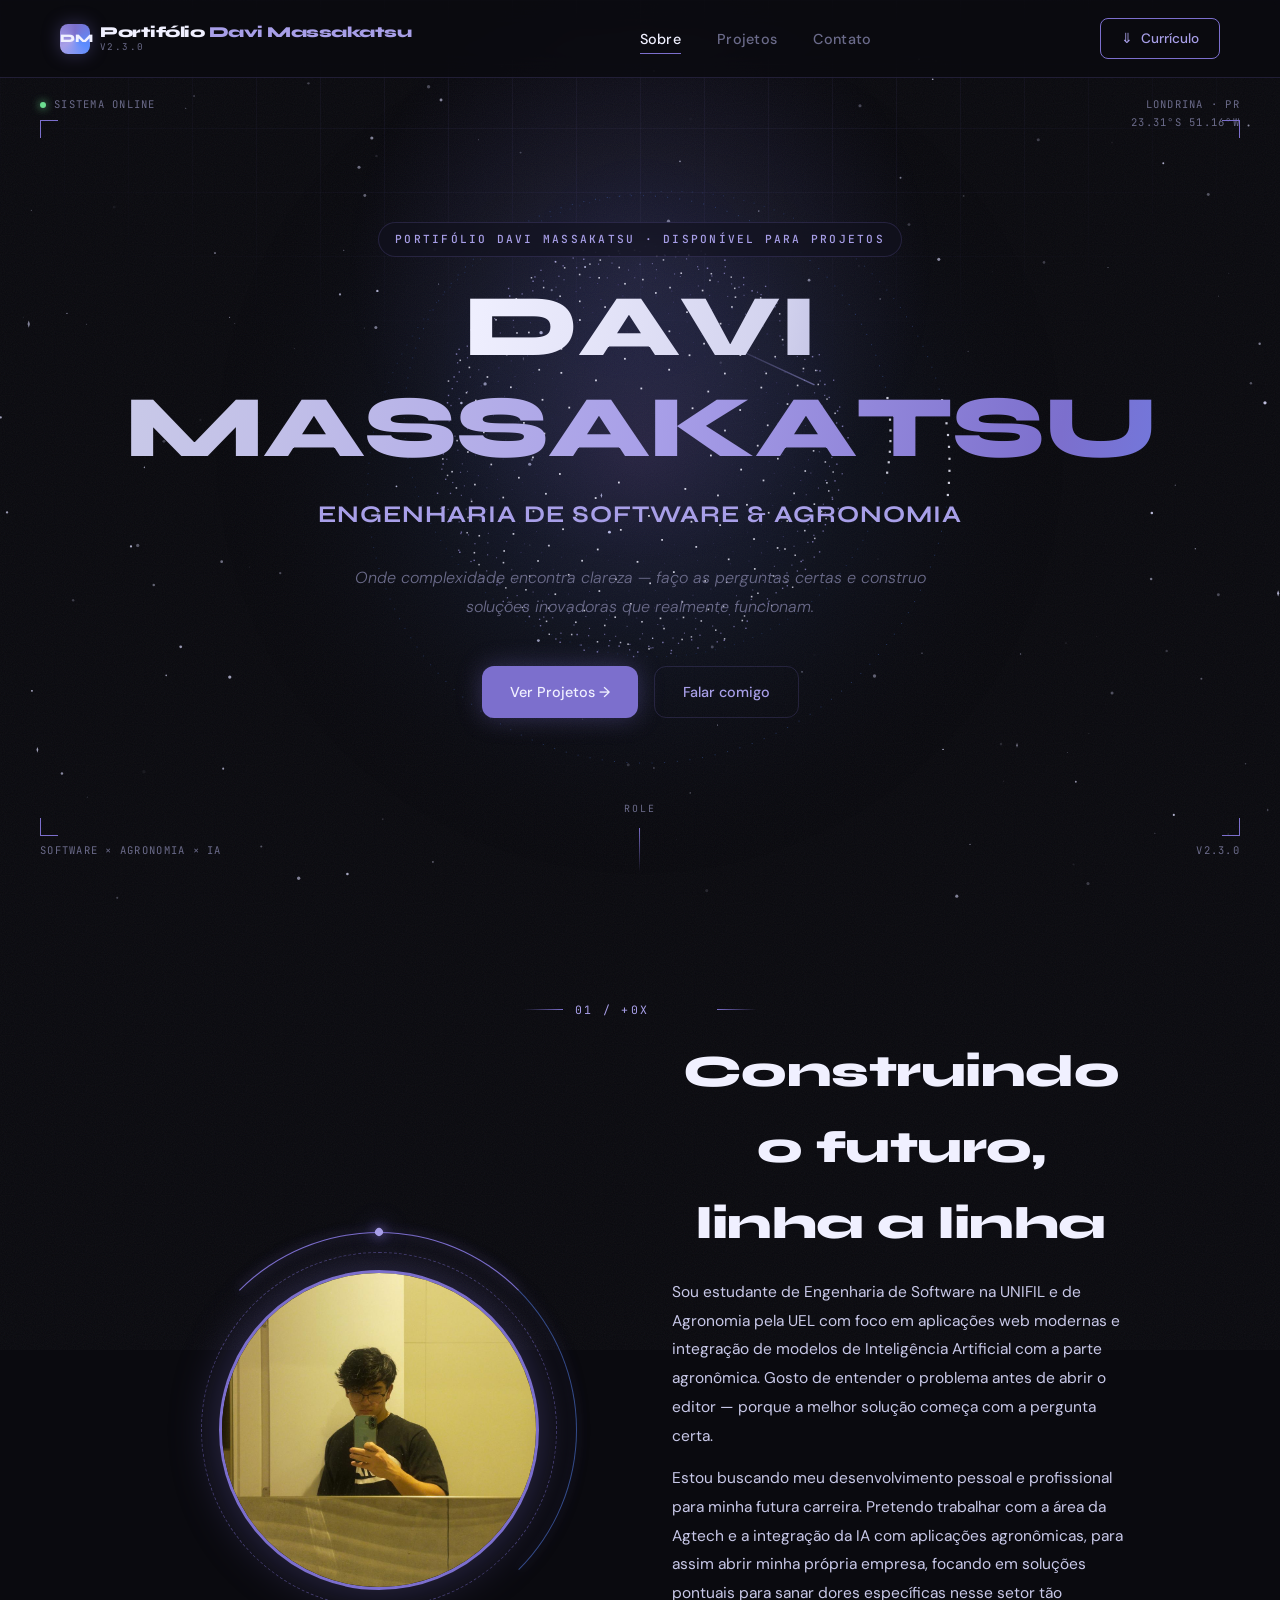
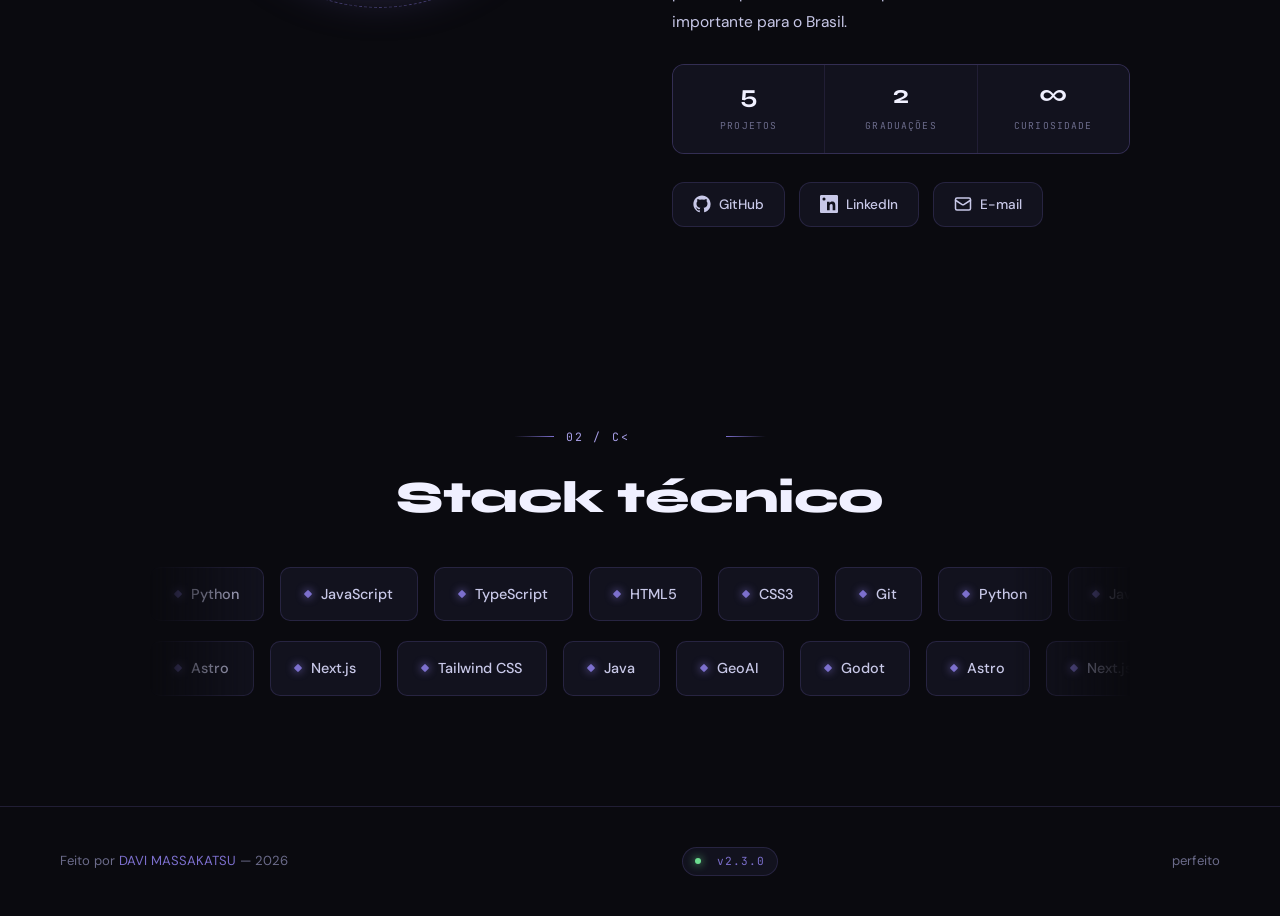
<file: index.html>
<!DOCTYPE html>
<html lang="pt-BR">
<head>
  <meta charset="UTF-8">
  <meta name="viewport" content="width=device-width, initial-scale=1.0">
  <meta name="description" content="Portifólio Davi Massakatsu — estudante de Engenharia de Software e Agronomia, unindo IA e Agtech.">
  <meta name="version" content="2.3.0">
  <title>Portifólio Davi Massakatsu</title>
  <link rel="stylesheet" href="style.css">
  <link rel="stylesheet" href="motion.css">
</head>
<body>

  <!-- Canvas das estrelas animadas (JS) -->
  <canvas id="star-canvas" aria-hidden="true"></canvas>

  <!-- ===== NAV ===== -->
  <nav class="nav" role="navigation" aria-label="Navegação principal">
    <a href="index.html" class="nav__logo" aria-label="Portifólio Davi Massakatsu — início">
      <span class="nav__logo-mark" aria-hidden="true">DM</span>
      <span>Portifólio <span>Davi Massakatsu</span><small data-version>v2.3.0</small></span>
    </a>
    <ul class="nav__links">
      <li><a href="index.html">Sobre</a></li>
      <li><a href="projetos.html">Projetos</a></li>
      <li><a href="contato.html">Contato</a></li>
    </ul>
    <a href="docs/CURRICULO DAVI MASSAKATSU.pdf" class="nav__resume" download>
      &#8659; <span>Currículo</span>
    </a>
    <button id="nav-toggle" class="nav__toggle" aria-label="Abrir menu" aria-expanded="false">
      <span></span><span></span><span></span>
    </button>
  </nav>

  <!-- ===== HERO ===== -->
  <section class="hero" aria-label="Apresentação">
    <canvas id="hero-orb" class="hero__orb" aria-hidden="true"></canvas>

    <!-- HUD decorativo -->
    <div class="hero__hud" aria-hidden="true">
      <span class="tl"><span class="live-dot"></span>Sistema online</span>
      <span class="tr">Londrina · PR<br>23.31°S 51.16°W</span>
      <span class="bl">Software × Agronomia × IA</span>
      <span class="br" data-version>v2.3.0</span>
      <span class="corner c1"></span><span class="corner c2"></span>
      <span class="corner c3"></span><span class="corner c4"></span>
    </div>

    <span class="hero__eyebrow">Portifólio Davi Massakatsu · disponível para projetos</span>
    <h1 class="hero__title text-gradient" data-split>DAVI MASSAKATSU</h1>
    <p class="hero__subtitle">ENGENHARIA DE SOFTWARE &amp; AGRONOMIA</p>
    <p class="hero__desc">
      Onde complexidade encontra clareza — faço as perguntas certas
      e construo soluções inovadoras que realmente funcionam.
    </p>
    <div class="hero__cta">
      <a href="projetos.html" class="btn btn--primary">Ver Projetos →</a>
      <a href="contato.html" class="btn btn--outline">Falar comigo</a>
    </div>

    <a href="#sobre" class="scroll-hint">Role</a>
  </section>

  <main>
    <!-- ===== SOBRE ===== -->
    <article class="section reveal" id="sobre">
      <p class="kicker" data-scramble>01 / Sobre mim</p>
      <div class="about">

        <div class="about__image-wrap">
          <div class="orbit">
            <img src="img/WhatsApp Image 2026-06-27 at 15.25.54.jpeg" alt="Foto de Davi Massakatsu" class="about__avatar">
            <span class="orbit__sat" aria-hidden="true"></span>
          </div>
        </div>

        <div class="about__text">
          <h2 class="section__title">Construindo o futuro,<br>linha a linha</h2>
          <p>
            Sou estudante de Engenharia de Software na UNIFIL e de Agronomia pela UEL com foco em aplicações web modernas
            e integração de modelos de Inteligência Artificial com a parte agronômica. Gosto de entender
            o problema antes de abrir o editor — porque a melhor solução começa
            com a pergunta certa.
          </p>
          <p>
            Estou buscando meu desenvolvimento pessoal e profissional para minha futura carreira. Pretendo trabalhar com a área da Agtech e a
            integração da IA com aplicações agronômicas, para assim abrir minha própria empresa, focando em soluções pontuais para sanar dores específicas
            nesse setor tão importante para o Brasil.
          </p>

          <div class="stats" role="list">
            <div class="stat" role="listitem"><strong data-count="5">5</strong><span>Projetos</span></div>
            <div class="stat" role="listitem"><strong data-count="2">2</strong><span>Graduações</span></div>
            <div class="stat" role="listitem"><strong>∞</strong><span>Curiosidade</span></div>
          </div>

          <nav class="about__links" aria-label="Redes sociais">
            <a class="social-link" href="https://github.com/davimassakatsu-eng" target="_blank" rel="noopener noreferrer" aria-label="GitHub">
              <svg width="18" height="18" viewBox="0 0 24 24" fill="currentColor" aria-hidden="true">
                <path d="M12 .5C5.65.5.5 5.65.5 12c0 5.08 3.29 9.38 7.86 10.9.57.1.78-.25.78-.55v-1.93c-3.2.69-3.87-1.54-3.87-1.54-.52-1.33-1.28-1.68-1.28-1.68-1.04-.71.08-.7.08-.7 1.15.08 1.76 1.18 1.76 1.18 1.02 1.75 2.68 1.24 3.33.95.1-.74.4-1.24.73-1.53-2.55-.29-5.23-1.27-5.23-5.67 0-1.25.45-2.28 1.18-3.08-.12-.29-.51-1.46.11-3.04 0 0 .96-.31 3.15 1.17a10.96 10.96 0 0 1 5.74 0c2.18-1.48 3.14-1.17 3.14-1.17.63 1.58.23 2.75.11 3.04.74.8 1.18 1.83 1.18 3.08 0 4.41-2.69 5.38-5.25 5.66.41.35.78 1.05.78 2.12v3.14c0 .3.2.66.79.55A11.51 11.51 0 0 0 23.5 12C23.5 5.65 18.35.5 12 .5z"/>
              </svg>
              GitHub
            </a>
            <a class="social-link" href="https://www.linkedin.com/in/davi-massakatsu" target="_blank" rel="noopener noreferrer" aria-label="LinkedIn">
              <svg width="18" height="18" viewBox="0 0 24 24" fill="currentColor" aria-hidden="true">
                <path d="M20.45 20.45h-3.56v-5.57c0-1.33-.03-3.04-1.85-3.04-1.85 0-2.14 1.45-2.14 2.94v5.67H9.34V9h3.41v1.56h.05c.47-.9 1.63-1.85 3.36-1.85 3.59 0 4.25 2.36 4.25 5.44v6.3zM5.34 7.43a2.07 2.07 0 1 1 0-4.14 2.07 2.07 0 0 1 0 4.14zM3.56 20.45h3.56V9H3.56v11.45zM22.23 0H1.77C.79 0 0 .77 0 1.72v20.56C0 23.23.79 24 1.77 24h20.46c.98 0 1.77-.77 1.77-1.72V1.72C24 .77 23.21 0 22.23 0z"/>
              </svg>
              LinkedIn
            </a>
            <a class="social-link" href="mailto:dmfpro18@gmail.com" aria-label="Enviar e-mail">
              <svg width="18" height="18" viewBox="0 0 24 24" fill="none" stroke="currentColor" stroke-width="2" stroke-linecap="round" stroke-linejoin="round" aria-hidden="true">
                <rect x="2" y="4" width="20" height="16" rx="2"/>
                <path d="m22 7-8.97 5.7a1.94 1.94 0 0 1-2.06 0L2 7"/>
              </svg>
              E-mail
            </a>
          </nav>
        </div>
      </div>
    </article>

    <!-- ===== SKILLS ===== -->
    <article class="section reveal" id="skills">
      <p class="kicker" data-scramble>02 / Tecnologias</p>
      <h2 class="section__title">Stack técnico</h2>

      <div class="marquee" aria-label="Tecnologias">
        <div class="marquee__track">
          <div class="skill-tag">Python</div>
          <div class="skill-tag">JavaScript</div>
          <div class="skill-tag">TypeScript</div>
          <div class="skill-tag">HTML5</div>
          <div class="skill-tag">CSS3</div>
          <div class="skill-tag">Git</div>
        </div>
      </div>
      <div class="marquee marquee--reverse" aria-label="Frameworks e áreas">
        <div class="marquee__track">
          <div class="skill-tag">Astro</div>
          <div class="skill-tag">Next.js</div>
          <div class="skill-tag">Tailwind CSS</div>
          <div class="skill-tag">Java</div>
          <div class="skill-tag">GeoAI</div>
          <div class="skill-tag">Godot</div>
        </div>
      </div>
    </article>
  </main>

  <!-- ===== FOOTER ===== -->
  <footer>
    <p>Feito por <span>DAVI MASSAKATSU</span> &mdash; 2026</p>
    <a class="version-badge" href="CHANGELOG.md" title="Histórico de versões"><span class="live-dot"></span><span data-version>v2.3.0</span></a>
perfeito  </footer>

  <script src="portfolio.js"></script>
</body>
</html>
</file>
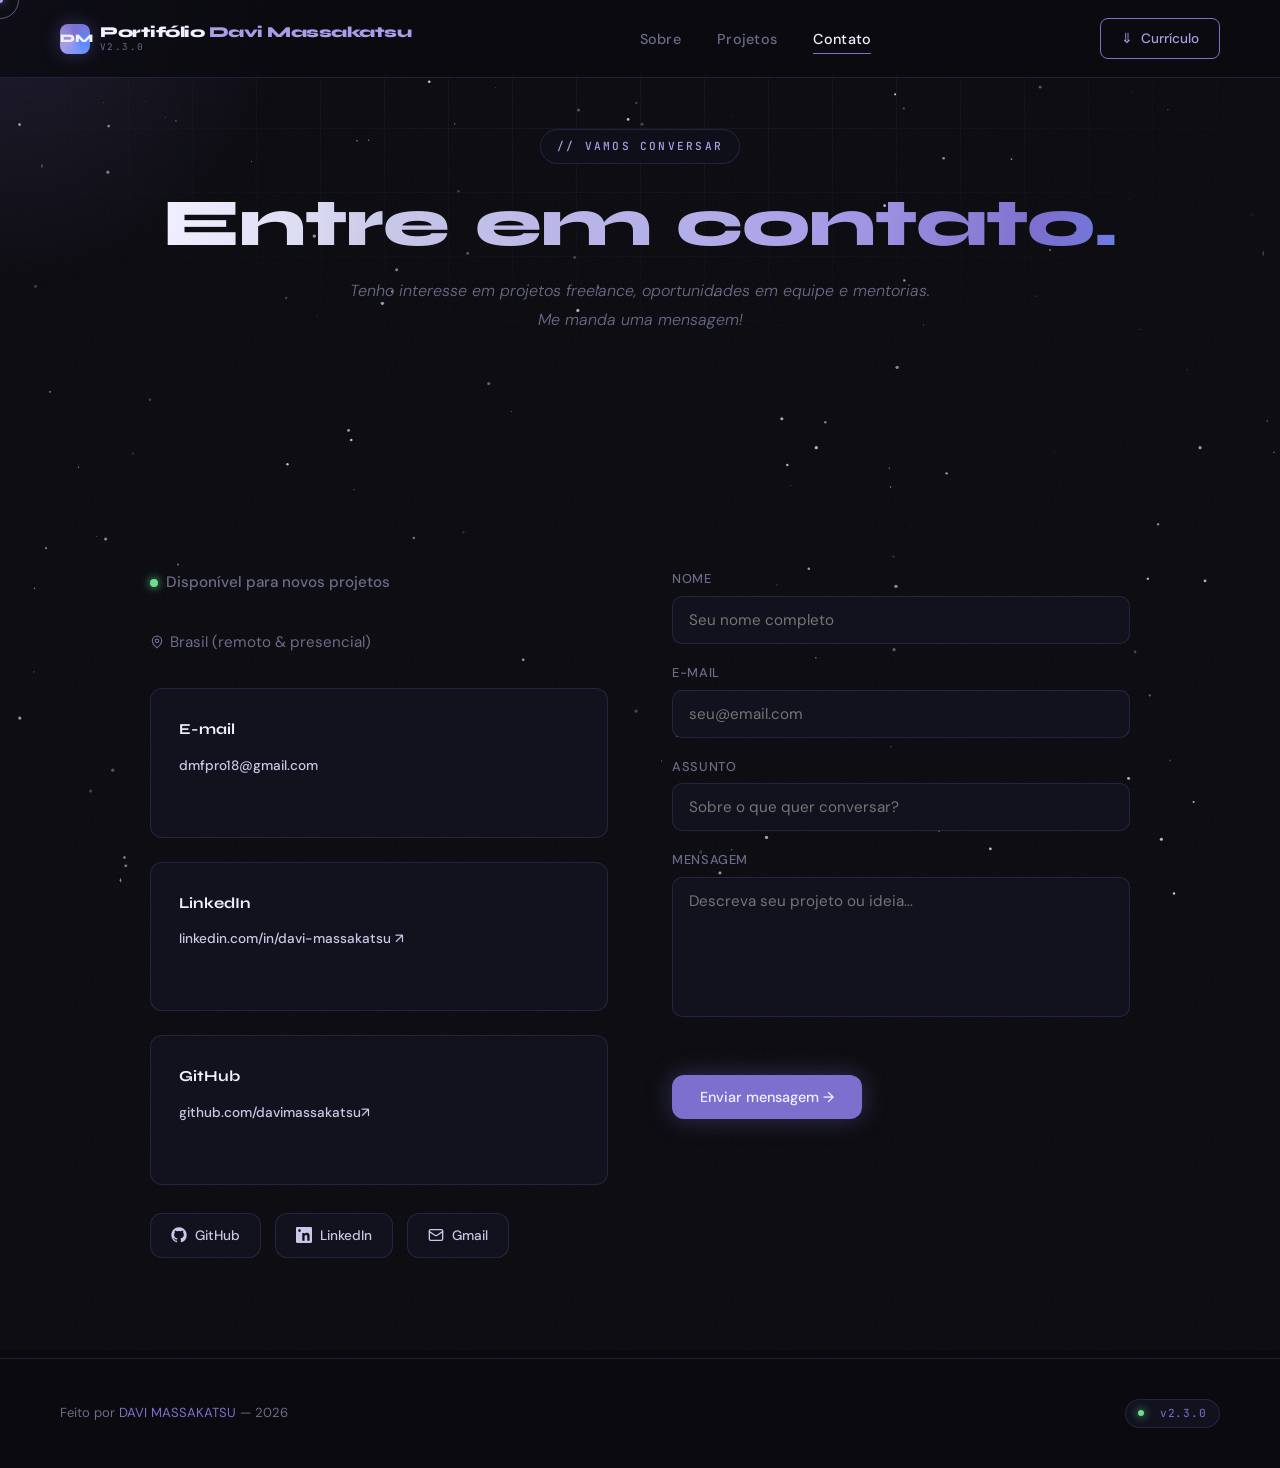
<file: contato.html>
<!DOCTYPE html>
<html lang="pt-BR">
<head>
  <meta charset="UTF-8">
  <meta name="viewport" content="width=device-width, initial-scale=1.0">
  <meta name="version" content="2.3.0">
  <title>Contato — Portifólio Davi Massakatsu</title>
  <link rel="stylesheet" href="style.css">
  <link rel="stylesheet" href="motion.css">
  <style>
    /* Estilos extras para a página de contato */

    /* Card de informações */
    .contact-card {
      background: var(--bg-card);
      border: 1px solid var(--border);
      border-radius: var(--radius);
      padding: 28px;
      margin-bottom: 24px;
    }

    .contact-card h3 {
      font-family: var(--font-display);
      font-size: 0.95rem;
      font-weight: 700;
      color: var(--white);
      margin-bottom: 6px;
    }

    .contact-card p {
      font-size: 0.88rem;
      color: var(--text-muted);
      line-height: 1.6;
    }

    /* Ícone de status disponível */
    .availability {
      display: inline-flex;
      align-items: center;
      gap: 8px;
      font-size: 0.82rem;
      color: #6cde90;
      font-weight: 500;
      margin-bottom: 28px;
    }

    .availability::before {
      content: '';
      display: block;
      width: 8px;
      height: 8px;
      border-radius: 50%;
      background: #6cde90;
      box-shadow: 0 0 8px #6cde90;
      animation: pulse-dot 2s infinite;
    }


    /* Mapa / localização visual */
    .location-badge {
      display: inline-flex;
      align-items: center;
      gap: 6px;
      font-size: 0.85rem;
      color: var(--text-muted);
      margin-bottom: 28px;
    }
  </style>
</head>
<body>

  <canvas id="star-canvas" aria-hidden="true"></canvas>

  <!-- NAV -->
  <nav class="nav" role="navigation" aria-label="Navegação principal">
    <a href="index.html" class="nav__logo" aria-label="Portifólio Davi Massakatsu — início">
      <span class="nav__logo-mark" aria-hidden="true">DM</span>
      <span>Portifólio <span>Davi Massakatsu</span><small data-version>v2.3.0</small></span>
    </a>
    <ul class="nav__links">
      <li><a href="index.html">Sobre</a></li>
      <li><a href="projetos.html">Projetos</a></li>
      <li><a href="contato.html">Contato</a></li>
    </ul>
    <a href="docs/CURRICULO DAVI MASSAKATSU.pdf" class="nav__resume" download>&#8659; <span>Currículo</span></a>
    <button id="nav-toggle" class="nav__toggle" aria-label="Abrir menu" aria-expanded="false">
      <span></span><span></span><span></span>
    </button>
  </nav>

  <!-- HERO MINI -->
  <header class="hero" style="min-height: 52vh; padding-top: 120px;">
    <span class="hero__eyebrow">// vamos conversar</span>
    <h1 class="hero__title text-gradient" data-split style="font-size: clamp(2.2rem, 6vw, 4.2rem);">Entre em contato.</h1>
    <p class="hero__desc">
      Tenho interesse em projetos freelance, oportunidades em equipe e mentorias.
      Me manda uma mensagem!
    </p>
  </header>

  <main>
    <section class="section" aria-label="Contato">
      <div class="contact-wrapper reveal">

        <!-- Info -->
        <div class="contact-info">
          <p class="availability">Disponível para novos projetos</p>
          <p class="location-badge">
            <!-- Ícone de localização -->
            <svg width="14" height="14" viewBox="0 0 24 24" fill="none" stroke="currentColor" stroke-width="2" stroke-linecap="round" stroke-linejoin="round" aria-hidden="true">
              <path d="M20 10c0 6-8 12-8 12S4 16 4 10a8 8 0 0 1 16 0z"/>
              <circle cx="12" cy="10" r="3"/>
            </svg>
            Brasil (remoto &amp; presencial)
          </p>

          <!-- Cards de contato direto -->
          <div class="contact-card spotlight">
            <h3>E-mail</h3>
            <p>
              <a href="mailto:dmfpro18@gmail.com" class="social-link" style="border:none; padding: 0; background: none; margin-top: 6px;">
                dmfpro18@gmail.com
              </a>
            </p>
          </div>

          <div class="contact-card spotlight">
            <h3>LinkedIn</h3>
            <p>
              <a href="https://www.linkedin.com/in/davi-massakatsu" target="_blank" rel="noopener noreferrer" class="social-link" style="border:none; padding: 0; background: none; margin-top: 6px;">
                linkedin.com/in/davi-massakatsu ↗
              </a>
            </p>
          </div>

          <div class="contact-card spotlight">
            <h3>GitHub</h3>
            <p>
              <a href="https://github.com/davimassakatsu" target="_blank" rel="noopener noreferrer" class="social-link" style="border:none; padding: 0; background: none; margin-top: 6px;">
                github.com/davimassakatsu↗
              </a>
            </p>
          </div>

          <!-- Todos os links sociais agrupados -->
          <nav class="about__links" aria-label="Redes sociais">
            <a class="social-link" href="https://github.com/davimassakatsu" target="_blank" rel="noopener noreferrer">
              <svg width="16" height="16" viewBox="0 0 24 24" fill="currentColor" aria-hidden="true">
                <path d="M12 .5C5.65.5.5 5.65.5 12c0 5.08 3.29 9.38 7.86 10.9.57.1.78-.25.78-.55v-1.93c-3.2.69-3.87-1.54-3.87-1.54-.52-1.33-1.28-1.68-1.28-1.68-1.04-.71.08-.7.08-.7 1.15.08 1.76 1.18 1.76 1.18 1.02 1.75 2.68 1.24 3.33.95.1-.74.4-1.24.73-1.53-2.55-.29-5.23-1.27-5.23-5.67 0-1.25.45-2.28 1.18-3.08-.12-.29-.51-1.46.11-3.04 0 0 .96-.31 3.15 1.17a10.96 10.96 0 0 1 5.74 0c2.18-1.48 3.14-1.17 3.14-1.17.63 1.58.23 2.75.11 3.04.74.8 1.18 1.83 1.18 3.08 0 4.41-2.69 5.38-5.25 5.66.41.35.78 1.05.78 2.12v3.14c0 .3.2.66.79.55A11.51 11.51 0 0 0 23.5 12C23.5 5.65 18.35.5 12 .5z"/>
              </svg>
              GitHub
            </a>
            <a class="social-link" href="https://linkedin.com/in/davi-massakatsu" target="_blank" rel="noopener noreferrer">
              <svg width="16" height="16" viewBox="0 0 24 24" fill="currentColor" aria-hidden="true">
                <path d="M20.45 20.45h-3.56v-5.57c0-1.33-.03-3.04-1.85-3.04-1.85 0-2.14 1.45-2.14 2.94v5.67H9.34V9h3.41v1.56h.05c.47-.9 1.63-1.85 3.36-1.85 3.59 0 4.25 2.36 4.25 5.44v6.3zM5.34 7.43a2.07 2.07 0 1 1 0-4.14 2.07 2.07 0 0 1 0 4.14zM3.56 20.45h3.56V9H3.56v11.45zM22.23 0H1.77C.79 0 0 .77 0 1.72v20.56C0 23.23.79 24 1.77 24h20.46c.98 0 1.77-.77 1.77-1.72V1.72C24 .77 23.21 0 22.23 0z"/>
              </svg>
              LinkedIn
            </a>
            <a class="social-link" href="mailto:dmfpro18@gmail.com">
              <svg width="16" height="16" viewBox="0 0 24 24" fill="none" stroke="currentColor" stroke-width="2" stroke-linecap="round" stroke-linejoin="round" aria-hidden="true">
                <rect x="2" y="4" width="20" height="16" rx="2"/>
                <path d="m22 7-8.97 5.7a1.94 1.94 0 0 1-2.06 0L2 7"/>
              </svg>
              Gmail
            </a>
          </nav>
        </div>

        <!-- Formulário — manipulação de DOM via JS (initContactForm) -->
        <div>
          <form id="contact-form" class="form" novalidate aria-label="Formulário de contato">

            <div class="form__group">
              <label class="form__label" for="input-name">Nome</label>
              <input
                id="input-name"
                class="form__input"
                type="text"
                placeholder="Seu nome completo"
                autocomplete="name"
                required>
            </div>

            <div class="form__group">
              <label class="form__label" for="input-email">E-mail</label>
              <input
                id="input-email"
                class="form__input"
                type="email"
                placeholder="seu@email.com"
                autocomplete="email"
                required>
            </div>

            <div class="form__group">
              <label class="form__label" for="input-subject">Assunto</label>
              <input
                id="input-subject"
                class="form__input"
                type="text"
                placeholder="Sobre o que quer conversar?">
            </div>

            <div class="form__group">
              <label class="form__label" for="input-message">Mensagem</label>
              <textarea
                id="input-message"
                class="form__textarea"
                placeholder="Descreva seu projeto ou ideia..."
                required></textarea>
            </div>

            <!-- Feedback injetado pelo JS -->
            <p id="form-feedback" class="form__feedback" role="alert" aria-live="polite"></p>

            <button type="submit" class="btn btn--primary" style="align-self: flex-start;">
              Enviar mensagem →
            </button>

          </form>
        </div>

      </div>
    </section>
  </main>

  <footer>
    <p>Feito por <span>DAVI MASSAKATSU</span> &mdash; 2026</p>
    <a class="version-badge" href="CHANGELOG.md" title="Histórico de versões"><span class="live-dot"></span><span data-version>v2.3.0</span></a>
  </footer>

  <script src="portfolio.js"></script>
</body>
</html>
</file>
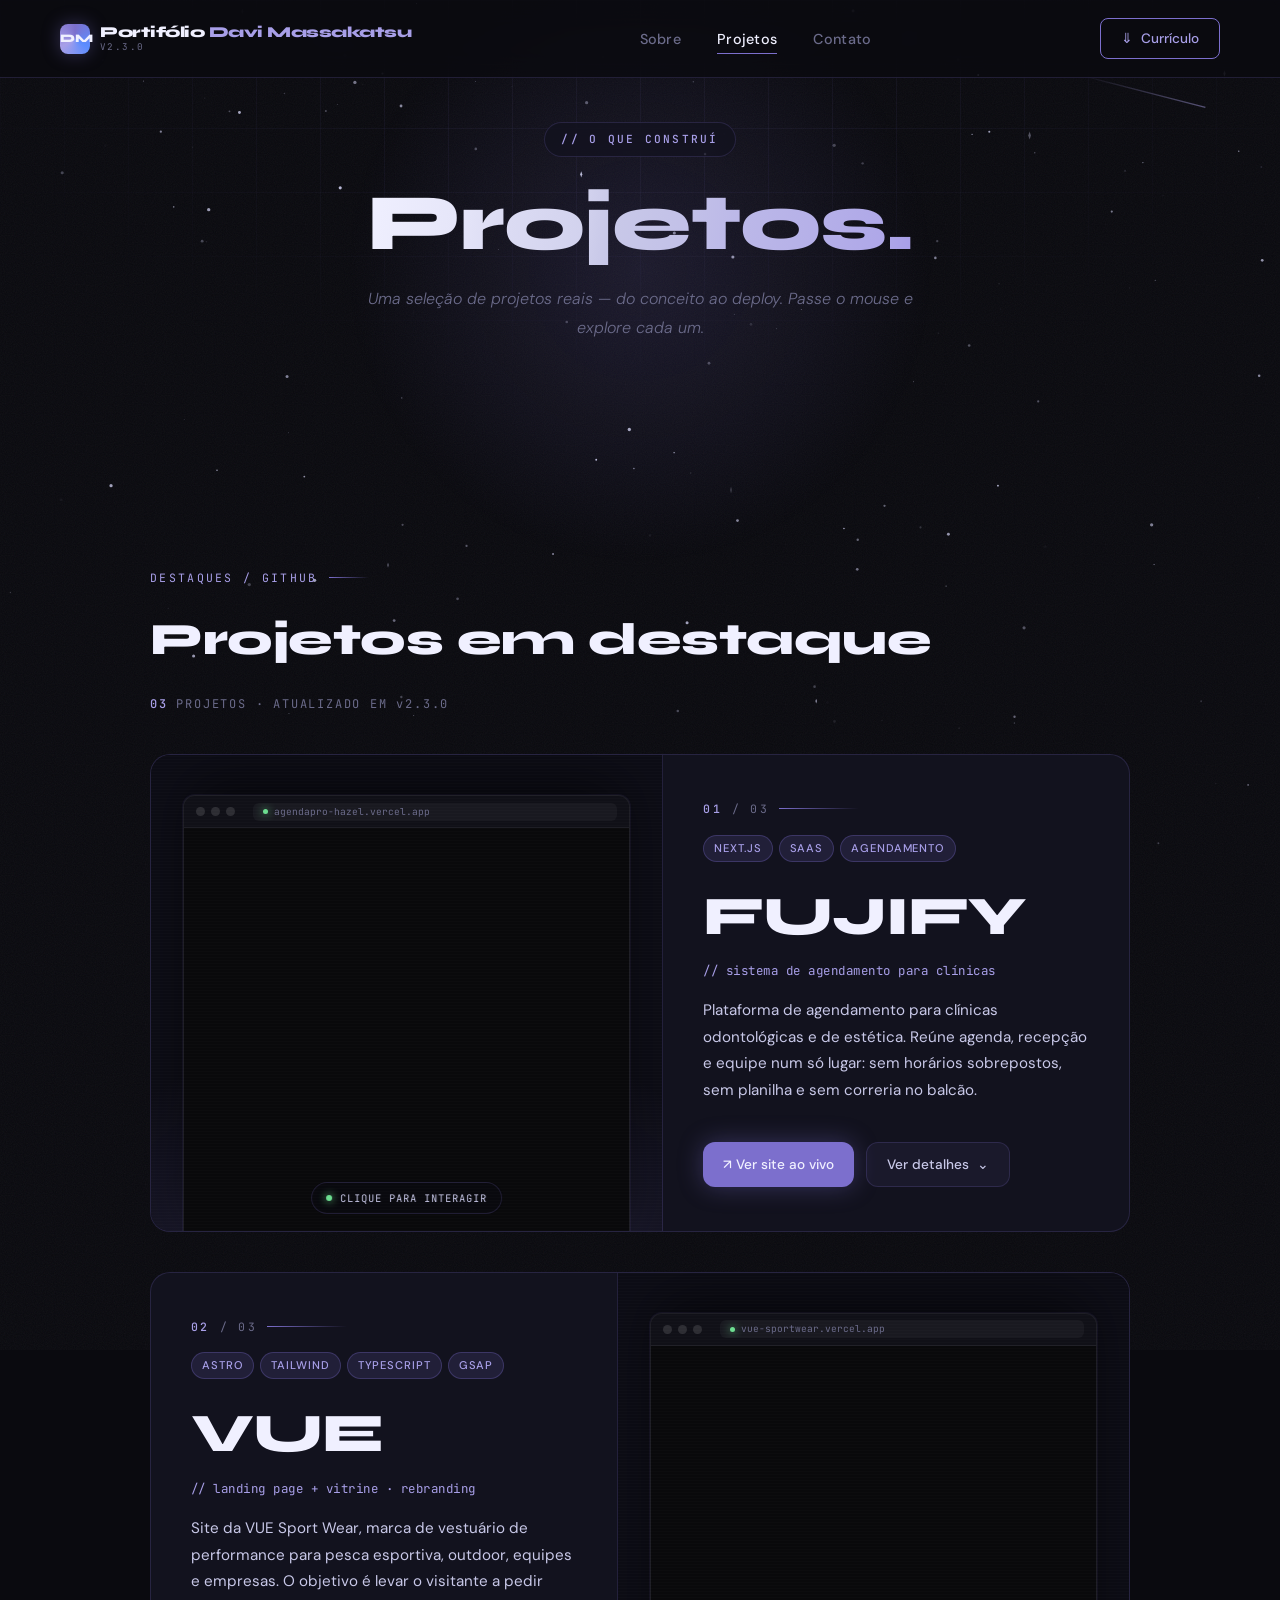
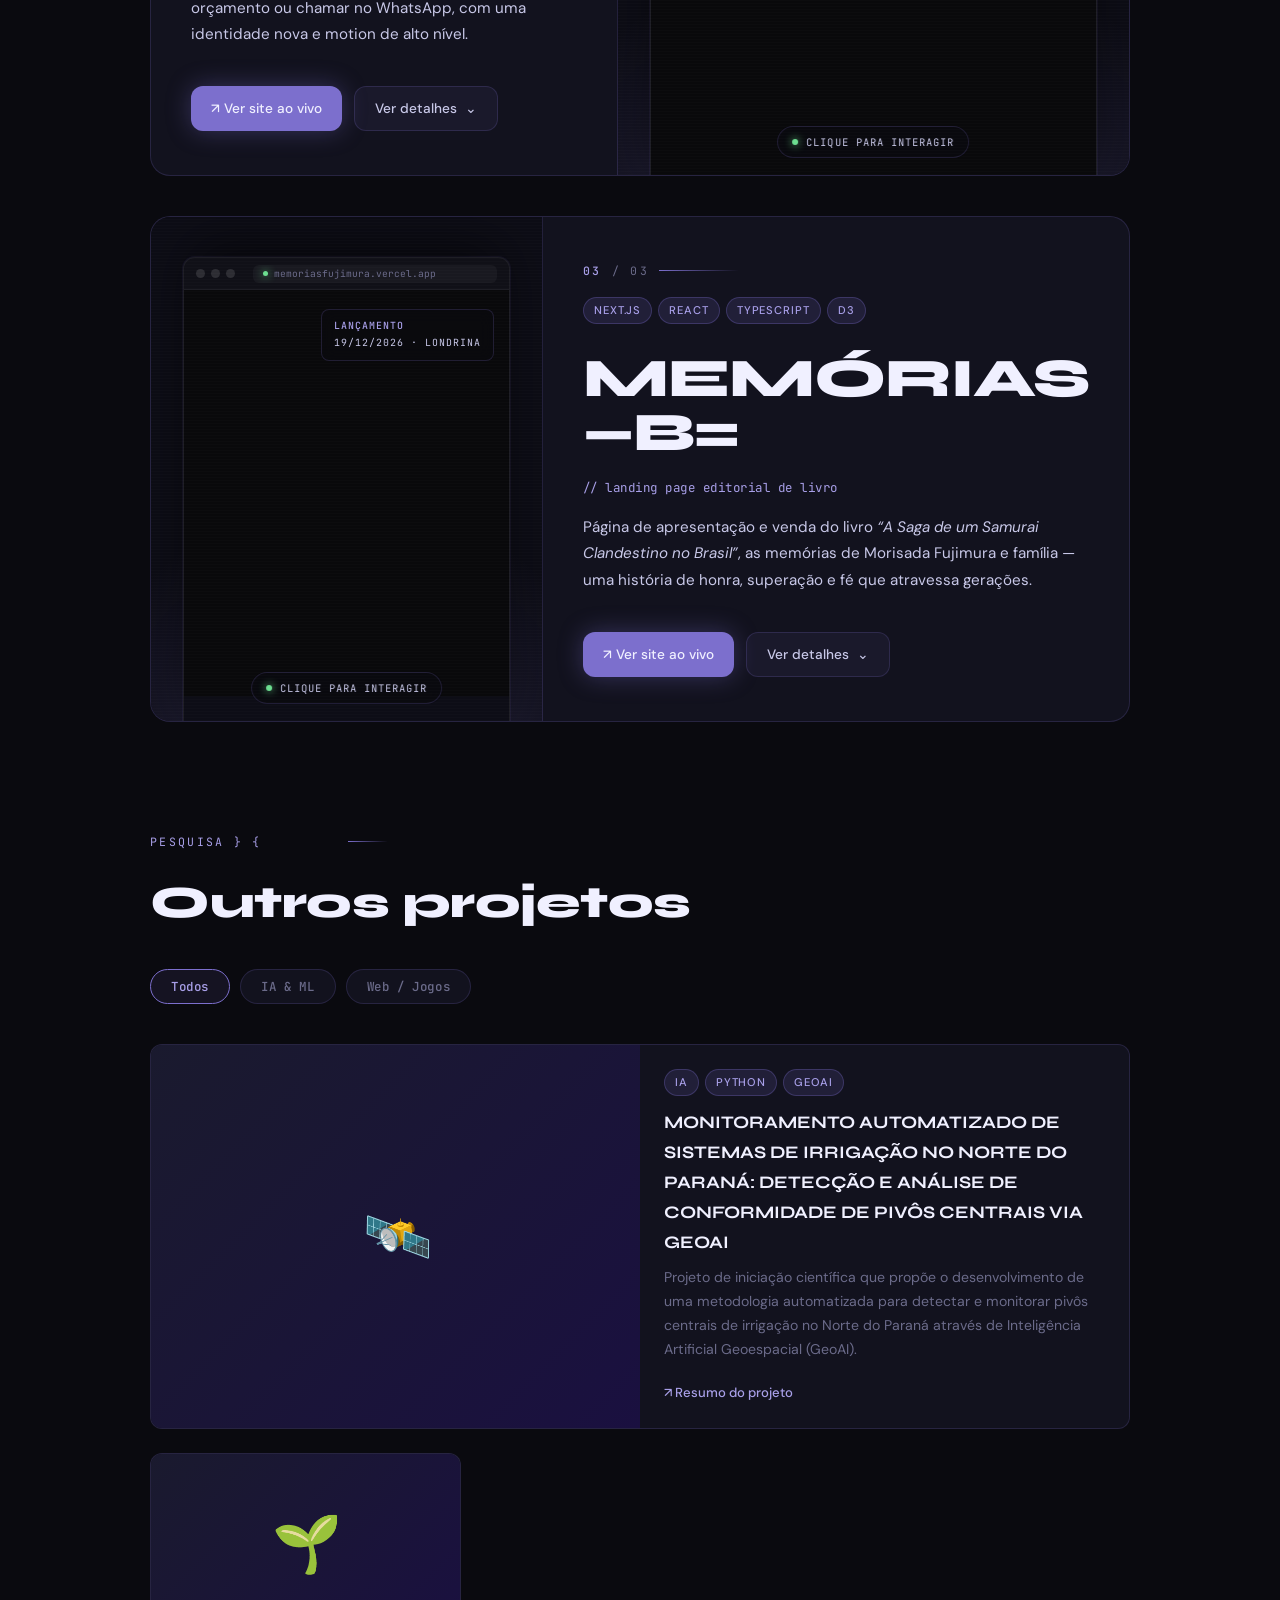
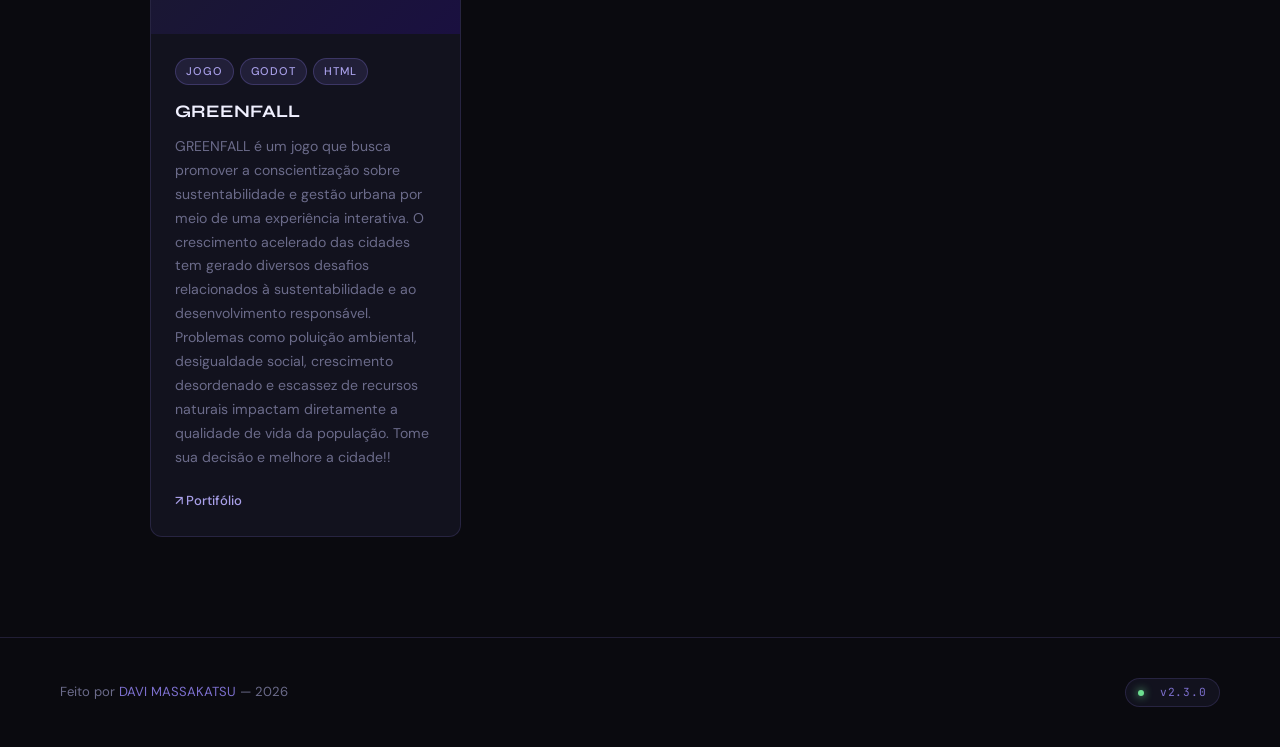
<file: projetos.html>
<!DOCTYPE html>
<html lang="pt-BR">
<head>
  <meta charset="UTF-8">
  <meta name="viewport" content="width=device-width, initial-scale=1.0">
  <meta name="description" content="Projetos do Portifólio Davi Massakatsu: FUJIFY, VUE Sport Wear, Memórias Fujimura, GeoAI e GREENFALL.">
  <meta name="version" content="2.3.0">
  <title>Projetos — Portifólio Davi Massakatsu</title>
  <link rel="stylesheet" href="style.css">
  <link rel="stylesheet" href="motion.css">
  <style>
    /* Estilos extras para a página de projetos */
    .filter-bar {
      display: flex;
      flex-wrap: wrap;
      gap: 10px;
      margin-bottom: 40px;
    }

    .filter-btn {
      padding: 8px 20px;
      border-radius: 999px;
      border: 1px solid var(--border);
      background: var(--bg-card);
      color: var(--text-muted);
      font-size: 0.78rem;
      font-weight: 500;
      cursor: pointer;
      transition: all var(--transition);
    }

    .filter-btn:hover,
    .filter-btn.filter-active {
      border-color: var(--accent);
      color: var(--accent-soft);
      background: rgba(124, 111, 205, 0.1);
    }

    .project-card__cover {
      font-size: 3.5rem;
      letter-spacing: -4px;
    }

    .project-card--featured {
      grid-column: 1 / -1;
      display: grid;
      grid-template-columns: 1fr 1fr;
    }

    .project-card--featured .project-card__cover {
      height: auto;
      min-height: 240px;
    }

    @media (max-width: 640px) {
      .project-card--featured { grid-template-columns: 1fr; }
    }
  </style>
</head>
<body>

  <canvas id="star-canvas" aria-hidden="true"></canvas>

  <!-- NAV -->
  <nav class="nav" role="navigation" aria-label="Navegação principal">
    <a href="index.html" class="nav__logo" aria-label="Portifólio Davi Massakatsu — início">
      <span class="nav__logo-mark" aria-hidden="true">DM</span>
      <span>Portifólio <span>Davi Massakatsu</span><small data-version>v2.3.0</small></span>
    </a>
    <ul class="nav__links">
      <li><a href="index.html">Sobre</a></li>
      <li><a href="projetos.html">Projetos</a></li>
      <li><a href="contato.html">Contato</a></li>
    </ul>
    <a href="docs/CURRICULO DAVI MASSAKATSU.pdf" class="nav__resume" download>&#8659; <span>Currículo</span></a>
    <button id="nav-toggle" class="nav__toggle" aria-label="Abrir menu" aria-expanded="false">
      <span></span><span></span><span></span>
    </button>
  </nav>

  <!-- HERO MINI -->
  <header class="hero" style="min-height: 52vh; padding-top: 120px;">
    <span class="hero__eyebrow">// o que construí</span>
    <h1 class="hero__title text-gradient" data-split style="font-size: clamp(2.4rem, 7vw, 5rem);">Projetos.</h1>
    <p class="hero__desc">
      Uma seleção de projetos reais — do conceito ao deploy.
      Passe o mouse e explore cada um.
    </p>
  </header>

  <main>
    <!-- ===== SHOWCASE: projetos do GitHub ===== -->
    <section class="section" aria-label="Projetos em destaque">
      <div class="showcase">

        <div class="showcase__head reveal">
          <div>
            <p class="kicker kicker--left" data-scramble>Destaques / GitHub</p>
            <h2 class="section__title">Projetos em destaque</h2>
          </div>
          <p class="showcase__count"><b>03</b> PROJETOS · ATUALIZADO EM <span data-version>v2.3.0</span></p>
        </div>

        <!-- ===== 01 — FUJIFY ===== -->
        <article class="xp-card spotlight reveal" data-tilt="4" id="fujify" data-cursor="explorar">
          <div class="xp-card__visual">
            <div class="mock mock--live">
              <div class="mock__bar" aria-hidden="true">
                <i></i><i></i><i></i>
                <span class="mock__url"><span class="live-dot"></span>agendapro-hazel.vercel.app</span>
              </div>
              <div class="mock__screen" data-live-preview style="background:#09090b;">
                <!-- Prévia estática enquanto o site real carrega -->
                <div class="live-fallback" aria-hidden="true">
                  <div class="fujify-screen">
                    <span class="fujify-ring"></span>
                    <span class="fujify-ring"></span>
                    <span class="fujify-ring"></span>
                    <div class="eq"></div>
                    <span class="fujify-word" data-text="FUJIFY">FUJIFY</span>
                  </div>
                </div>
                <!-- Site real publicado na Vercel -->
                <iframe class="live-frame" data-src="https://agendapro-hazel.vercel.app" title="Site do Fujify ao vivo" loading="lazy" tabindex="-1"></iframe>
                <button class="live-toggle" type="button" data-live-toggle>
                  <span class="live-dot"></span><span class="live-toggle__label">Clique para interagir</span>
                </button>
              </div>
            </div>
          </div>

          <div class="xp-card__body">
            <span class="xp-card__index"><b>01</b> / 03</span>
            <div class="project-card__tags">
              <span class="tag">Next.js</span>
              <span class="tag">SaaS</span>
              <span class="tag">Agendamento</span>
            </div>
            <h3 class="xp-card__title" data-scramble>FUJIFY</h3>
            <p class="xp-card__subtitle">// sistema de agendamento para clínicas</p>
            <p class="xp-card__desc">
              Plataforma de agendamento para clínicas odontológicas e de estética. Reúne agenda,
              recepção e equipe num só lugar: sem horários sobrepostos, sem planilha e sem
              correria no balcão.
            </p>
            <ul class="xp-card__features" id="fujify-details">
              <li>Agenda sem conflitos: o banco de dados impede dois atendimentos no mesmo profissional ou cadeira.</li>
              <li>Horários livres calculados na hora, contando duração do procedimento, higienização, folgas e cadeiras.</li>
              <li>Recepção em um toque (chegou → em atendimento → concluído), com remarcar e cancelar em dois cliques.</li>
              <li>Acessos por papel (dono, administração, recepção, profissional) e várias clínicas numa mesma conta.</li>
              <li>Publicado na Vercel — a janela ao lado é o sistema real.</li>
            </ul>
            <div class="xp-card__actions">
              <a class="btn btn--primary" href="https://agendapro-hazel.vercel.app" target="_blank" rel="noopener noreferrer">↗ Ver site ao vivo</a>
              <button class="btn btn--ghost" type="button" data-expand aria-expanded="false" aria-controls="fujify-details">
                <span class="label">Ver detalhes</span> <span class="chev">⌄</span>
              </button>
            </div>
          </div>
        </article>

        <!-- ===== 02 — VUE SPORT WEAR ===== -->
        <article class="xp-card xp-card--flip spotlight reveal" data-tilt="4" id="vue" data-cursor="explorar">
          <div class="xp-card__visual">
            <div class="mock mock--live">
              <div class="mock__bar" aria-hidden="true">
                <i></i><i></i><i></i>
                <span class="mock__url"><span class="live-dot"></span>vue-sportwear.vercel.app</span>
              </div>
              <div class="mock__screen vue-screen" data-live-preview>
                <!-- Prévia estática: aparece enquanto o site real carrega (ou se falhar) -->
                <div class="live-fallback" aria-hidden="true">
                  <svg class="topo"></svg>
                  <div class="vue-screen__copy">
                    <img class="vue-logo" src="img/projetos/vue-symbol.svg" alt="">
                    <h4>Performance para <em>viver experiências.</em></h4>
                    <div class="vue-screen__chips">
                      <span>OUTDOOR</span><span>TEAM</span><span>PRO</span>
                    </div>
                  </div>
                </div>
                <!-- Site real publicado na Vercel, renderizado como desktop e reduzido -->
                <iframe class="live-frame" data-src="https://vue-sportwear.vercel.app" title="Site da VUE Sport Wear ao vivo" loading="lazy" tabindex="-1"></iframe>
                <button class="live-toggle" type="button" data-live-toggle>
                  <span class="live-dot"></span><span class="live-toggle__label">Clique para interagir</span>
                </button>
              </div>
            </div>
          </div>

          <div class="xp-card__body">
            <span class="xp-card__index"><b>02</b> / 03</span>
            <div class="project-card__tags">
              <span class="tag">Astro</span>
              <span class="tag">Tailwind</span>
              <span class="tag">TypeScript</span>
              <span class="tag">GSAP</span>
            </div>
            <h3 class="xp-card__title" data-scramble>VUE</h3>
            <p class="xp-card__subtitle">// landing page + vitrine · rebranding</p>
            <p class="xp-card__desc">
              Site da VUE Sport Wear, marca de vestuário de performance para pesca esportiva,
              outdoor, equipes e empresas. O objetivo é levar o visitante a pedir orçamento
              ou chamar no WhatsApp, com uma identidade nova e motion de alto nível.
            </p>
            <ul class="xp-card__features" id="vue-details">
              <li>Hero com imagem convertida em partículas (WebGL2) que reagem ao mouse.</li>
              <li>Grafismo de linhas topográficas e títulos que se montam ao rolar (GSAP + Lenis).</li>
              <li>Páginas de segmento (pesca/turismo, equipes, empresas), vitrine com filtro e orçamento em 3 etapas.</li>
              <li>Pensado para tráfego orgânico (SEO) e publicado na Vercel — a janela ao lado é o site real.</li>
            </ul>
            <div class="xp-card__actions">
              <a class="btn btn--primary" href="https://vue-sportwear.vercel.app" target="_blank" rel="noopener noreferrer">↗ Ver site ao vivo</a>
              <button class="btn btn--ghost" type="button" data-expand aria-expanded="false" aria-controls="vue-details">
                <span class="label">Ver detalhes</span> <span class="chev">⌄</span>
              </button>
            </div>
          </div>
        </article>

        <!-- ===== 03 — MEMÓRIAS FUJIMURA ===== -->
        <article class="xp-card spotlight reveal" data-tilt="4" id="memorias-fujimura" data-cursor="explorar">
          <div class="xp-card__visual">
            <div class="mock mock--live">
              <div class="mock__bar" aria-hidden="true">
                <i></i><i></i><i></i>
                <span class="mock__url"><span class="live-dot"></span>memoriasfujimura.vercel.app</span>
              </div>
              <div class="mock__screen" data-live-preview style="background:#0d0d16;">
                <!-- Prévia estática enquanto o site real carrega -->
                <div class="live-fallback book-stage" aria-hidden="true">
                  <span class="book-stage__kanji">藤村</span>
                </div>
                <!-- Site real publicado na Vercel -->
                <iframe class="live-frame" data-src="https://memoriasfujimura.vercel.app" title="Site Memórias Fujimura ao vivo" loading="lazy" tabindex="-1"></iframe>
                <button class="live-toggle" type="button" data-live-toggle>
                  <span class="live-dot"></span><span class="live-toggle__label">Clique para interagir</span>
                </button>
              </div>
            </div>

            <div class="book-stage__ticket" aria-hidden="true"><b>Lançamento</b>19/12/2026 · Londrina</div>
          </div>

          <div class="xp-card__body">
            <span class="xp-card__index"><b>03</b> / 03</span>
            <div class="project-card__tags">
              <span class="tag">Next.js</span>
              <span class="tag">React</span>
              <span class="tag">TypeScript</span>
              <span class="tag">D3</span>
            </div>
            <h3 class="xp-card__title" data-scramble>MEMÓRIAS FUJIMURA</h3>
            <p class="xp-card__subtitle">// landing page editorial de livro</p>
            <p class="xp-card__desc">
              Página de apresentação e venda do livro <em>“A Saga de um Samurai Clandestino no Brasil”</em>,
              as memórias de Morisada Fujimura e família — uma história de honra, superação e fé
              que atravessa gerações.
            </p>
            <ul class="xp-card__features" id="memorias-details">
              <li>Mapa interativo “A travessia” do Japão ao Brasil, construído com d3-geo e TopoJSON.</li>
              <li>Animações de rolagem com GSAP e rolagem suave com Lenis.</li>
              <li>Seções de capítulos, depoimentos, autoras e lançamento com arquivo de agenda.</li>
              <li>Site estático exportado pelo Next.js e publicado na Vercel — a janela ao lado é o site real.</li>
            </ul>
            <div class="xp-card__actions">
              <a class="btn btn--primary" href="https://memoriasfujimura.vercel.app" target="_blank" rel="noopener noreferrer">↗ Ver site ao vivo</a>
              <button class="btn btn--ghost" type="button" data-expand aria-expanded="false" aria-controls="memorias-details">
                <span class="label">Ver detalhes</span> <span class="chev">⌄</span>
              </button>
            </div>
          </div>
        </article>
      </div>

      <!-- ===== OUTROS PROJETOS ===== -->
      <div class="more-head reveal">
        <p class="kicker kicker--left" data-scramble>Pesquisa &amp; Acadêmico</p>
        <h2 class="section__title">Outros projetos</h2>
      </div>

      <div class="filter-bar reveal" role="group" aria-label="Filtrar por categoria">
        <button class="filter-btn filter-active" data-filter="all" aria-pressed="true">Todos</button>
        <button class="filter-btn" data-filter="ia" aria-pressed="false">IA &amp; ML</button>
        <button class="filter-btn" data-filter="web" aria-pressed="false">Web / Jogos</button>
      </div>

      <div class="projects-grid">

        <article class="project-card project-card--featured spotlight reveal" data-category="ia">
          <div class="project-card__cover" aria-label="Ícone do projeto">🛰️</div>
          <div class="project-card__body">
            <div class="project-card__tags">
              <span class="tag">IA</span>
              <span class="tag">Python</span>
              <span class="tag">GeoAI</span>
            </div>
            <h2 class="project-card__title">MONITORAMENTO AUTOMATIZADO DE SISTEMAS DE
              IRRIGAÇÃO NO NORTE DO PARANÁ: DETECÇÃO E ANÁLISE DE CONFORMIDADE DE PIVÔS CENTRAIS VIA GEOAI</h2>
            <p class="project-card__desc">
              Projeto de iniciação científica que propõe o desenvolvimento de uma metodologia automatizada
              para detectar e monitorar pivôs centrais de irrigação no Norte do Paraná através de Inteligência Artificial Geoespacial (GeoAI).
            </p>
            <nav class="project-card__links" aria-label="Links do projeto">
              <a href="docs/GeoAI_Projeto_IC.pdf" target="_blank" rel="noopener noreferrer">↗ Resumo do projeto</a>
            </nav>
          </div>
        </article>

        <article class="project-card spotlight reveal" data-category="web">
          <div class="project-card__cover" aria-label="Ícone do projeto">🌱</div>
          <div class="project-card__body">
            <div class="project-card__tags">
              <span class="tag">Jogo</span>
              <span class="tag">Godot</span>
              <span class="tag">HTML</span>
            </div>
            <h2 class="project-card__title">GREENFALL</h2>
            <p class="project-card__desc">
              GREENFALL é um jogo que busca promover a conscientização sobre sustentabilidade e gestão urbana por
              meio de uma experiência interativa. O crescimento acelerado das cidades tem gerado diversos desafios relacionados à sustentabilidade e ao desenvolvimento responsável.
              Problemas como poluição ambiental, desigualdade social, crescimento desordenado e escassez de recursos naturais impactam
              diretamente a qualidade de vida da população. Tome sua decisão e melhore a cidade!!
            </p>
            <nav class="project-card__links">
              <a href="https://sites.google.com/edu.unifil.br/greenfall/inicio" target="_blank" rel="noopener noreferrer">↗ Portifólio</a>
            </nav>
          </div>
        </article>

      </div>
    </section>
  </main>

  <footer>
    <p>Feito por <span>DAVI MASSAKATSU</span> &mdash; 2026</p>
    <a class="version-badge" href="CHANGELOG.md" title="Histórico de versões"><span class="live-dot"></span><span data-version>v2.3.0</span></a>
  </footer>

  <script src="portfolio.js"></script>
</body>
</html>
</file>
<file: style.css>
/* =============================================
   Portfolio — style.css
   Tema: Dark Cosmic / Full-Stack Dev
   ============================================= */

@import url('https://fonts.googleapis.com/css2?family=Syne:wght@400;700;800&family=DM+Sans:ital,wght@0,300;0,400;0,500;1,300&display=swap');

/* =============================================
   TOKENS / VARIÁVEIS GLOBAIS
   ============================================= */
:root {
  --bg:          #0a0a0f;
  --bg-card:     #12121e;
  --bg-card2:    #1a1a2e;
  --accent:      #7c6fcd;
  --accent-glow: rgba(124, 111, 205, 0.35);
  --accent-soft: #a89fe8;
  --text:        #c8c8e8;
  --text-muted:  #6b6b8a;
  --white:       #f0f0ff;
  --border:      rgba(124, 111, 205, 0.2);

  --font-display: 'Syne', sans-serif;
  --font-body:    'DM Sans', sans-serif;

  --radius: 12px;
  --transition: 0.3s cubic-bezier(0.4, 0, 0.2, 1);
}

/* =============================================
   RESET & BASE
   ============================================= */
*, *::before, *::after { box-sizing: border-box; margin: 0; padding: 0; }

html { scroll-behavior: smooth; }

body {
  background-color: var(--bg);
  color: var(--text);
  font-family: var(--font-body);
  font-size: 16px;
  line-height: 1.7;
  min-height: 100vh;
  overflow-x: hidden;
}

/* Canvas das estrelas — fica atrás de tudo */
#star-canvas {
  position: fixed;
  inset: 0;
  z-index: 0;
  pointer-events: none;
}

/* =============================================
   NAV
   ============================================= */
.nav {
  position: fixed;
  top: 0; left: 0; right: 0;
  z-index: 100;
  display: flex;
  align-items: center;
  justify-content: space-between;
  padding: 18px 60px;
  background: rgba(10, 10, 15, 0.75);
  backdrop-filter: blur(14px);
  -webkit-backdrop-filter: blur(14px);
  border-bottom: 1px solid var(--border);
}

.nav__logo {
  font-family: var(--font-display);
  font-weight: 800;
  font-size: 1.15rem;
  color: var(--white);
  text-decoration: none;
  letter-spacing: -0.5px;
}

.nav__logo span { color: var(--accent); }

.nav__links {
  display: flex;
  gap: 36px;
  list-style: none;
}

.nav__links a {
  color: var(--text-muted);
  text-decoration: none;
  font-size: 0.9rem;
  font-weight: 500;
  letter-spacing: 0.02em;
  transition: color var(--transition);
}

.nav__links a:hover,
.nav__links a.active {
  color: var(--white);
}

.nav__toggle {
  display: none;
  flex-direction: column;
  justify-content: center;
  gap: 5px;
  width: 32px;
  height: 32px;
  background: none;
  border: none;
  cursor: pointer;
  padding: 0;
}

.nav__toggle span {
  display: block;
  width: 100%;
  height: 2px;
  background: var(--text);
  border-radius: 2px;
  transition: transform var(--transition), opacity var(--transition);
}

.nav__toggle.open span:nth-child(1) { transform: translateY(7px) rotate(45deg); }
.nav__toggle.open span:nth-child(2) { opacity: 0; }
.nav__toggle.open span:nth-child(3) { transform: translateY(-7px) rotate(-45deg); }

.nav__resume {
  display: inline-flex;
  align-items: center;
  gap: 8px;
  padding: 8px 20px;
  border: 1px solid var(--accent);
  border-radius: 8px;
  color: var(--accent-soft);
  font-size: 0.85rem;
  font-weight: 500;
  text-decoration: none;
  transition: background var(--transition), color var(--transition);
}

.nav__resume:hover {
  background: var(--accent);
  color: var(--white);
}

/* =============================================
   HERO
   ============================================= */
.hero {
  position: relative;
  z-index: 1;
  min-height: 100vh;
  display: flex;
  flex-direction: column;
  align-items: center;
  justify-content: center;
  text-align: center;
  padding: 120px 40px 80px;
}

.hero__eyebrow {
  display: inline-block;
  font-size: 0.78rem;
  font-weight: 500;
  letter-spacing: 0.2em;
  text-transform: uppercase;
  color: var(--accent-soft);
  margin-bottom: 24px;
  opacity: 0;
  animation: fadeUp 0.8s 0.2s forwards;
}

.hero__title {
  font-family: var(--font-display);
  font-size: clamp(2.8rem, 7vw, 5.5rem);
  font-weight: 800;
  color: var(--white);
  line-height: 1.05;
  letter-spacing: -1px;
  margin-bottom: 12px;
  opacity: 0;
  animation: fadeUp 0.8s 0.4s forwards;
}

.hero__title .dot { color: var(--accent); }

.hero__subtitle {
  font-family: var(--font-display);
  font-size: clamp(1rem, 2.5vw, 1.5rem);
  font-weight: 700;
  text-align: center;
  color: var(--accent-soft);
  letter-spacing: 0.04em;
  margin-bottom: 28px;
  opacity: 0;
  animation: fadeUp 0.8s 0.6s forwards;
}

.hero__desc {
  max-width: 580px;
  font-size: 1rem;
  color: var(--text-muted);
  font-weight: 300;
  font-style: italic;
  line-height: 1.8;
  margin-bottom: 44px;
  opacity: 0;
  animation: fadeUp 0.8s 0.8s forwards;
}

.hero__cta {
  display: flex;
  gap: 16px;
  justify-content: center;
  flex-wrap: wrap;
  opacity: 0;
  animation: fadeUp 0.8s 1s forwards;
}

.btn {
  display: inline-flex;
  align-items: center;
  gap: 8px;
  padding: 13px 28px;
  border-radius: var(--radius);
  font-family: var(--font-body);
  font-size: 0.9rem;
  font-weight: 500;
  text-decoration: none;
  transition: all var(--transition);
  cursor: pointer;
  border: none;
}

.btn--primary {
  background: var(--accent);
  color: var(--white);
  box-shadow: 0 0 24px var(--accent-glow);
}

.btn--primary:hover {
  background: var(--accent-soft);
  box-shadow: 0 0 40px var(--accent-glow);
  transform: translateY(-2px);
}

.btn--outline {
  background: transparent;
  color: var(--accent-soft);
  border: 1px solid var(--border);
}

.btn--outline:hover {
  border-color: var(--accent);
  color: var(--white);
  transform: translateY(-2px);
}

/* =============================================
   SEÇÃO GENÉRICA
   ============================================= */
.section {
  position: relative;
  z-index: 1;
  padding: 100px 60px;
  max-width: 1100px;
  margin: 0 auto;
}

.section__label {
  font-size: 0.75rem;
  font-weight: 500;
  letter-spacing: 0.2em;
  text-transform: uppercase;
  color: var(--accent);
  margin-bottom: 12px;
}

.section__title {
  font-family: var(--font-display);
  font-size: clamp(1.8rem, 4vw, 2.8rem);
  font-weight: 800;
  text-align: center;
  color: var(--white);
  letter-spacing: -0.5px;
  margin-bottom: 20px;
}

.section__desc {
  text-align: center;
  max-width: 600px;
  color: var(--text-muted);
  font-size: 1rem;
  line-height: 1.8;
  margin-bottom: 56px;
}

/* =============================================
   SOBRE — ABOUT
   ============================================= */
.about {
  display: grid;
  grid-template-columns: 1fr 1fr;
  gap: 64px;
  align-items: center;
}

.about__image-wrap {
  position: relative;
}

.about__avatar {
  width: 100%;
  max-width: 340px;
  aspect-ratio: 1;
  border-radius: 50%;
  object-fit: cover;
  border: 3px solid var(--accent);
  box-shadow: 0 0 48px var(--accent-glow);
  display: block;
  margin: 0 auto;

  /* placeholder enquanto não há imagem real */
  background: linear-gradient(135deg, var(--bg-card2), var(--accent));
  min-height: 280px;
}

.about__avatar-placeholder {
  width: 100%;
  max-width: 340px;
  aspect-ratio: 1;
  border-radius: 50%;
  border: 3px solid var(--accent);
  box-shadow: 0 0 48px var(--accent-glow);
  display: flex;
  align-items: center;
  justify-content: center;
  font-size: 6rem;
  background: linear-gradient(135deg, var(--bg-card2) 0%, #1f1640 100%);
  margin: 0 auto;
  color: var(--accent-soft);
}

.about__text .section__title { margin-bottom: 16px; }

.about__text p {
  color: var(--text);
  line-height: 1.85;
  margin-bottom: 14px;
  font-size: 0.97rem;
}

.about__links {
  display: flex;
  gap: 14px;
  margin-top: 28px;
  flex-wrap: wrap;
}

.social-link {
  display: inline-flex;
  align-items: center;
  gap: 8px;
  padding: 10px 20px;
  border-radius: var(--radius);
  font-size: 0.85rem;
  font-weight: 500;
  text-decoration: none;
  border: 1px solid var(--border);
  color: var(--text);
  background: var(--bg-card);
  transition: all var(--transition);
}

.social-link:hover {
  border-color: var(--accent);
  color: var(--accent-soft);
  transform: translateY(-2px);
  box-shadow: 0 4px 20px var(--accent-glow);
}

/* =============================================
   SKILLS GRID
   ============================================= */
.skills-grid {
    display: grid;
    grid-template-columns: repeat(5, 180px);
    gap: 20px;
    justify-content: center;
}

.skill-tag {
  padding: 12px 16px;
  border-radius: 10px;
  background: var(--bg-card);
  border: 1px solid var(--border);
  text-align: center;
  font-size: 0.82rem;
  font-weight: 500;
  color: var(--text);
  transition: all var(--transition);
}

.skill-tag:hover {
  border-color: var(--accent);
  color: var(--accent-soft);
  box-shadow: 0 0 16px var(--accent-glow);
  transform: translateY(-3px);
}

/* =============================================
   PROJECTS
   ============================================= */
.projects-grid {
  display: grid;
  grid-template-columns: repeat(auto-fill, minmax(300px, 1fr));
  gap: 24px;
}

.project-card {
  background: var(--bg-card);
  border: 1px solid var(--border);
  border-radius: var(--radius);
  overflow: hidden;
  transition: all var(--transition);
  display: flex;
  flex-direction: column;
}

.project-card:hover {
  border-color: var(--accent);
  transform: translateY(-6px);
  box-shadow: 0 16px 48px rgba(124, 111, 205, 0.2);
}

.project-card__cover {
  width: 100%;
  height: 180px;
  object-fit: cover;
  background: linear-gradient(135deg, var(--bg-card2) 0%, #1a1040 100%);
  display: flex;
  align-items: center;
  justify-content: center;
  font-size: 3rem;
  color: var(--accent-soft);
}

.project-card__body {
  padding: 24px;
  flex: 1;
  display: flex;
  flex-direction: column;
}

.project-card__tags {
  display: flex;
  flex-wrap: wrap;
  gap: 6px;
  margin-bottom: 12px;
}

.tag {
  font-size: 0.7rem;
  font-weight: 500;
  letter-spacing: 0.08em;
  text-transform: uppercase;
  padding: 3px 10px;
  border-radius: 999px;
  background: rgba(124, 111, 205, 0.15);
  color: var(--accent-soft);
  border: 1px solid rgba(124, 111, 205, 0.3);
}

.project-card__title {
  font-family: var(--font-display);
  font-size: 1.1rem;
  font-weight: 700;
  color: var(--white);
  margin-bottom: 8px;
}

.project-card__desc {
  color: var(--text-muted);
  font-size: 0.88rem;
  line-height: 1.7;
  flex: 1;
  margin-bottom: 20px;
}

.project-card__links {
  display: flex;
  gap: 12px;
}

.project-card__links a {
  font-size: 0.82rem;
  font-weight: 500;
  color: var(--accent-soft);
  text-decoration: none;
  transition: color var(--transition);
  display: inline-flex;
  align-items: center;
  gap: 5px;
}

.project-card__links a:hover { color: var(--white); }

/* =============================================
   CONTACT FORM
   ============================================= */
.contact-wrapper {
  display: grid;
  grid-template-columns: 1fr 1fr;
  gap: 64px;
  align-items: start;
}

.contact-info p {
  color: var(--text-muted);
  font-size: 0.95rem;
  line-height: 1.8;
  margin-bottom: 32px;
}

.contact-info__links {
  display: flex;
  flex-direction: column;
  gap: 12px;
}

.contact-info__links a {
  display: inline-flex;
  align-items: center;
  gap: 10px;
  color: var(--text);
  text-decoration: none;
  font-size: 0.9rem;
  transition: color var(--transition);
}

.contact-info__links a:hover { color: var(--accent-soft); }

.form {
  display: flex;
  flex-direction: column;
  gap: 18px;
}

.form__group {
  display: flex;
  flex-direction: column;
  gap: 6px;
}

.form__label {
  font-size: 0.8rem;
  font-weight: 500;
  letter-spacing: 0.05em;
  color: var(--text-muted);
  text-transform: uppercase;
}

.form__input,
.form__textarea {
  background: var(--bg-card);
  border: 1px solid var(--border);
  border-radius: 10px;
  padding: 13px 16px;
  color: var(--white);
  font-family: var(--font-body);
  font-size: 0.95rem;
  transition: border-color var(--transition), box-shadow var(--transition);
  outline: none;
  resize: none;
}

.form__input:focus,
.form__textarea:focus {
  border-color: var(--accent);
  box-shadow: 0 0 0 3px var(--accent-glow);
}

.form__textarea { min-height: 140px; }

.form__feedback {
  font-size: 0.85rem;
  font-weight: 500;
  min-height: 22px;
  color: #6cde90;
  transition: opacity 0.3s;
}

/* =============================================
   FOOTER
   ============================================= */
footer {
  position: relative;
  z-index: 1;
  text-align: center;
  padding: 40px 60px;
  border-top: 1px solid var(--border);
  color: var(--text-muted);
  font-size: 0.82rem;
}

footer span { color: var(--accent); }

/* =============================================
   ANIMAÇÕES
   ============================================= */
@keyframes fadeUp {
  from { opacity: 0; transform: translateY(28px); }
  to   { opacity: 1; transform: translateY(0); }
}

/* Reveal ao rolar — visível por padrão; JS apenas adiciona a animação de entrada.
   Isso garante que o conteúdo NUNCA fique invisível caso o JS falhe ou não rode. */
.reveal {
  opacity: 1;
  transform: none;
}

.reveal.reveal-pending {
  opacity: 0;
  transform: translateY(32px);
  transition: opacity 0.7s ease, transform 0.7s ease;
}

.reveal.visible {
  opacity: 1;
  transform: none;
}

/* =============================================
   RESPONSIVO
   ============================================= */

/* Tablet */
@media (max-width: 900px) {
  .about,
  .contact-wrapper {
    grid-template-columns: 1fr;
    text-align: center;
  }

  .about__links { justify-content: center; }

  .project-card--featured {
    grid-template-columns: 1fr;
  }
}

/* Mobile — menu hambúrguer */
@media (max-width: 768px) {
  .nav { padding: 16px 20px; }

  .nav__links {
    position: absolute;
    top: 100%;
    left: 0;
    right: 0;
    flex-direction: column;
    align-items: center;
    gap: 0;
    background: rgba(10, 10, 15, 0.97);
    backdrop-filter: blur(14px);
    border-bottom: 1px solid var(--border);
    max-height: 0;
    overflow: hidden;
    transition: max-height var(--transition);
  }

  .nav__links.open {
    max-height: 300px;
  }

  .nav__links li {
    width: 100%;
    text-align: center;
  }

  .nav__links a {
    display: block;
    padding: 16px 0;
  }

  .nav__toggle { display: flex; }

  .nav__resume span { display: none; }
  .nav__resume { padding: 8px 14px; }

  .section { padding: 64px 24px; }

  .hero { padding: 120px 24px 60px; }

  .skills-grid {
    grid-template-columns: repeat(auto-fill, minmax(100px, 1fr));
  }

  .projects-grid {
    grid-template-columns: 1fr;
  }
}

@media (max-width: 480px) {
  .hero__cta { flex-direction: column; width: 100%; }
  .hero__cta .btn { width: 100%; justify-content: center; }
  .about__avatar-placeholder { font-size: 4rem; }
}

/* Respeitar preferência de animação reduzida */
@media (prefers-reduced-motion: reduce) {
  *, *::before, *::after { animation: none !important; transition: none !important; }
}
</file>
<file: motion.css>
/* =============================================================
   Portifólio Davi Massakatsu — motion.css (v2.0.0)
   Camada de motion futurista inspirada em templates SaaS de IA
   (grid, HUD, orbe de partículas, glow), mantendo a paleta
   original do site (roxo #7c6fcd sobre #0a0a0f).
   Carregar DEPOIS de style.css.
   ============================================================= */
@import url('https://fonts.googleapis.com/css2?family=JetBrains+Mono:wght@400;500&display=swap');

:root {
  --font-mono: 'JetBrains Mono', ui-monospace, monospace;
  --ease-out: cubic-bezier(0.16, 1, 0.3, 1);
  --accent-2: #5b8cff;            /* azul de apoio para gradientes */
}

::selection { background: var(--accent); color: var(--white); }

/* corta qualquer efeito decorativo que passe da largura da tela */
html, body { overflow-x: clip; }

/* Grid de fundo com máscara radial */
body::before {
  content: '';
  position: fixed;
  inset: 0;
  z-index: 0;
  pointer-events: none;
  background-image:
    linear-gradient(rgba(124, 111, 205, 0.07) 1px, transparent 1px),
    linear-gradient(90deg, rgba(124, 111, 205, 0.07) 1px, transparent 1px);
  background-size: 64px 64px;
  -webkit-mask-image: radial-gradient(ellipse 80% 60% at 50% 0%, #000 30%, transparent 75%);
          mask-image: radial-gradient(ellipse 80% 60% at 50% 0%, #000 30%, transparent 75%);
}

/* Ruído/grão de filme */
body::after {
  content: '';
  position: fixed;
  inset: -50%;
  z-index: 0;
  pointer-events: none;
  opacity: 0.05;
  background-image: url("data:image/svg+xml,%3Csvg xmlns='http://www.w3.org/2000/svg' width='160' height='160'%3E%3Cfilter id='n'%3E%3CfeTurbulence type='fractalNoise' baseFrequency='0.9' numOctaves='3'/%3E%3C/filter%3E%3Crect width='100%25' height='100%25' filter='url(%23n)'/%3E%3C/svg%3E");
  animation: grain 1.2s steps(6) infinite;
}

@keyframes grain {
  0%   { transform: translate(0, 0); }
  20%  { transform: translate(-3%, 2%); }
  40%  { transform: translate(2%, -3%); }
  60%  { transform: translate(-2%, -1%); }
  80%  { transform: translate(3%, 3%); }
  100% { transform: translate(0, 0); }
}

/* Glow ambiente que segue o mouse */
.ambient-glow {
  position: fixed;
  z-index: 0;
  width: 640px;
  height: 640px;
  left: 0; top: 0;
  border-radius: 50%;
  pointer-events: none;
  background: radial-gradient(circle, rgba(124, 111, 205, 0.16), transparent 65%);
  transform: translate(var(--gx, 50vw), var(--gy, 30vh)) translate(-50%, -50%);
  transition: transform 0.6s var(--ease-out);
}

/* ---------- Barra de progresso de rolagem ---------- */
.scroll-progress {
  position: fixed;
  top: 0; left: 0;
  z-index: 200;
  height: 2px;
  width: 100%;
  transform-origin: 0 50%;
  transform: scaleX(var(--progress, 0));
  background: linear-gradient(90deg, var(--accent), var(--accent-2), var(--accent-soft));
  box-shadow: 0 0 12px var(--accent-glow);
}

/* ---------- Preloader ---------- */
.preloader {
  position: fixed;
  inset: 0;
  z-index: 1000;
  display: grid;
  place-items: center;
  background: var(--bg);
  clip-path: inset(0 0 0 0);
  transition: clip-path 1s var(--ease-out);
}

.preloader.done { clip-path: inset(0 0 100% 0); }

.preloader__inner {
  width: min(420px, 80vw);
  font-family: var(--font-mono);
  color: var(--text-muted);
  font-size: 0.72rem;
  letter-spacing: 0.15em;
  text-transform: uppercase;
}

.preloader__name {
  font-family: var(--font-display);
  font-size: clamp(1.4rem, 4vw, 2rem);
  font-weight: 800;
  letter-spacing: -0.5px;
  text-transform: none;
  color: var(--white);
  margin: 10px 0 18px;
}

.preloader__bar {
  height: 1px;
  background: var(--border);
  overflow: hidden;
}

.preloader__bar span {
  display: block;
  height: 100%;
  transform-origin: 0 50%;
  transform: scaleX(var(--load, 0));
  background: linear-gradient(90deg, var(--accent), var(--accent-soft));
  box-shadow: 0 0 10px var(--accent);
}

.preloader__row {
  display: flex;
  justify-content: space-between;
  margin-top: 10px;
}

.preloader__count { color: var(--accent-soft); }

/* ---------- Cursor customizado ---------- */
.cursor-dot,
.cursor-ring {
  position: fixed;
  left: 0; top: 0;
  z-index: 999;
  pointer-events: none;
  border-radius: 50%;
  opacity: 0;
}

.has-cursor .cursor-dot,
.has-cursor .cursor-ring { opacity: 1; }

.cursor-dot {
  width: 6px;
  height: 6px;
  margin: -3px 0 0 -3px;
  background: var(--accent-soft);
  box-shadow: 0 0 10px var(--accent);
}

.cursor-ring {
  width: 38px;
  height: 38px;
  margin: -19px 0 0 -19px;
  border: 1px solid rgba(168, 159, 232, 0.5);
  transition: width 0.3s var(--ease-out), height 0.3s var(--ease-out), margin 0.3s var(--ease-out),
              background 0.3s, border-color 0.3s, opacity 0.3s;
}

.cursor-ring.is-hover {
  width: 70px;
  height: 70px;
  margin: -35px 0 0 -35px;
  border-color: var(--accent);
  background: rgba(124, 111, 205, 0.1);
}

.cursor-ring[data-label]::after {
  content: attr(data-label);
  position: absolute;
  inset: 0;
  display: grid;
  place-items: center;
  font-family: var(--font-mono);
  font-size: 0.58rem;
  letter-spacing: 0.1em;
  text-transform: uppercase;
  color: var(--white);
}

/* ---------- Nav ---------- */
.nav { transition: transform 0.5s var(--ease-out), padding var(--transition); }
.nav.is-hidden { transform: translateY(-100%); }
.nav.is-scrolled { padding-top: 12px; padding-bottom: 12px; }

.nav__logo {
  display: inline-flex;
  align-items: center;
  gap: 10px;
  font-size: 0.95rem;
  line-height: 1.15;
}

.nav__logo-mark {
  flex: none;
  width: 30px;
  height: 30px;
  border-radius: 8px;
  display: grid;
  place-items: center;
  font-size: 0.72rem;
  color: var(--white);
  background: conic-gradient(from var(--spin, 0deg), var(--accent), var(--accent-2), var(--accent-soft), var(--accent));
  box-shadow: 0 0 18px var(--accent-glow);
  animation: spin-mark 6s linear infinite;
}

@property --spin { syntax: '<angle>'; inherits: false; initial-value: 0deg; }
@keyframes spin-mark { to { --spin: 360deg; } }

.nav__logo small {
  display: block;
  font-family: var(--font-mono);
  font-size: 0.58rem;
  font-weight: 400;
  letter-spacing: 0.15em;
  color: var(--text-muted);
  text-transform: uppercase;
}

.nav__links a { position: relative; }

.nav__links a::after {
  content: '';
  position: absolute;
  left: 0; right: 0; bottom: -6px;
  height: 1px;
  background: var(--accent);
  transform: scaleX(0);
  transform-origin: right;
  transition: transform 0.4s var(--ease-out);
}

.nav__links a:hover::after,
.nav__links a.active::after { transform: scaleX(1); transform-origin: left; }

/* ---------- HERO futurista ---------- */
.hero { overflow: hidden; isolation: isolate; }

.hero__orb {
  position: absolute;
  inset: 0;
  width: 100%;
  height: 100%;
  z-index: -1;
  pointer-events: none;
}

.hero__hud {
  position: absolute;
  inset: 96px 40px 40px;
  pointer-events: none;
  font-family: var(--font-mono);
  font-size: 0.66rem;
  letter-spacing: 0.12em;
  text-transform: uppercase;
  color: var(--text-muted);
  text-align: left;
}

.hero__hud > span {
  position: absolute;
  opacity: 0;
  animation: fadeIn 1s 1.4s forwards;
}

.hero__hud .tl { top: 0; left: 0; }
.hero__hud .tr { top: 0; right: 0; text-align: right; }
.hero__hud .bl { bottom: 0; left: 0; }
.hero__hud .br { bottom: 0; right: 0; text-align: right; }

.hero__hud .corner {
  width: 18px;
  height: 18px;
  border: 0 solid var(--accent);
  opacity: 0;
}

.hero__hud .c1 { top: 24px; left: 0; border-width: 1px 0 0 1px; }
.hero__hud .c2 { top: 24px; right: 0; border-width: 1px 1px 0 0; }
.hero__hud .c3 { bottom: 24px; left: 0; border-width: 0 0 1px 1px; }
.hero__hud .c4 { bottom: 24px; right: 0; border-width: 0 1px 1px 0; }

.live-dot {
  display: inline-block;
  width: 6px;
  height: 6px;
  border-radius: 50%;
  background: #6cde90;
  box-shadow: 0 0 8px #6cde90;
  margin-right: 8px;
  vertical-align: middle;
  animation: pulse-dot 2s infinite;
}

@keyframes pulse-dot { 0%, 100% { opacity: 1; } 50% { opacity: 0.35; } }
@keyframes fadeIn { to { opacity: 1; } }

.hero__eyebrow {
  font-family: var(--font-mono);
  font-size: 0.7rem;
  padding: 7px 16px;
  border: 1px solid var(--border);
  border-radius: 999px;
  background: rgba(18, 18, 30, 0.6);
  -webkit-backdrop-filter: blur(8px);
          backdrop-filter: blur(8px);
}

/* Título com letras que sobem em cascata (JS cria .word/.char) */
.split .word {
  display: inline-block;
  white-space: nowrap;
  overflow: hidden;
  padding: 0 0.04em 0.1em;
  vertical-align: top;
}

.split .char {
  display: inline-block;
  transform: translateY(110%) rotate(8deg);
  opacity: 0;
  filter: blur(8px);
  animation: char-in 1s var(--ease-out) forwards;
  animation-delay: calc(var(--base, 0.5s) + var(--i) * 0.035s);
}

@keyframes char-in { to { transform: none; opacity: 1; filter: blur(0); } }

.hero__title.split { opacity: 1; animation: none; }

/* evita que palavras longas (MASSAKATSU) estourem no celular */
@media (max-width: 640px) {
  .hero__title { font-size: clamp(1.9rem, 8.6vw, 3rem) !important; }
}

.text-gradient {
  background: linear-gradient(120deg, var(--white) 0%, var(--text) 30%, var(--accent-soft) 60%, var(--accent) 100%);
  -webkit-background-clip: text;
          background-clip: text;
  -webkit-text-fill-color: transparent;
}

/* Depois do split, o gradiente passa para cada letra, deslocado pelo índice,
   para parecer contínuo ao longo do título */
.split.text-gradient { background: none; -webkit-text-fill-color: currentColor; }

.split.text-gradient .char {
  background: linear-gradient(100deg, var(--white) 0%, var(--text) 25%, var(--accent-soft) 55%, var(--accent) 80%, var(--accent-2) 100%);
  background-size: 1600% 100%;
  background-position: calc(var(--i) * 6.5%) 0;
  -webkit-background-clip: text;
          background-clip: text;
  -webkit-text-fill-color: transparent;
}

/* Logo da nav */
.nav__logo > span:not(.nav__logo-mark) { color: var(--white); }
.nav__logo > span > span { color: var(--accent-soft); }
.nav__logo .nav__logo-mark { color: var(--white); }

.scroll-hint {
  position: absolute;
  bottom: 28px;
  left: 50%;
  transform: translateX(-50%);
  display: flex;
  flex-direction: column;
  align-items: center;
  gap: 10px;
  font-family: var(--font-mono);
  font-size: 0.62rem;
  letter-spacing: 0.2em;
  text-transform: uppercase;
  color: var(--text-muted);
  text-decoration: none;
  opacity: 0;
  animation: fadeIn 1s 1.8s forwards;
}

.scroll-hint::after {
  content: '';
  width: 1px;
  height: 44px;
  background: linear-gradient(var(--accent), transparent);
  transform-origin: top;
  animation: scroll-line 2s var(--ease-out) infinite;
}

@keyframes scroll-line {
  0%   { transform: scaleY(0); transform-origin: top; }
  50%  { transform: scaleY(1); transform-origin: top; }
  51%  { transform: scaleY(1); transform-origin: bottom; }
  100% { transform: scaleY(0); transform-origin: bottom; }
}

/* ---------- Botões: shine + magnetic ---------- */
.btn, .nav__resume, .social-link { position: relative; overflow: hidden; }

.btn--primary::before {
  content: '';
  position: absolute;
  inset: 0;
  background: linear-gradient(110deg, transparent 30%, rgba(255, 255, 255, 0.35) 50%, transparent 70%);
  transform: translateX(-120%);
  transition: transform 0.8s var(--ease-out);
}

.btn--primary:hover::before { transform: translateX(120%); }

.magnetic {
  transition: transform 0.35s var(--ease-out), background var(--transition), box-shadow var(--transition),
              border-color var(--transition), color var(--transition);
}

/* ---------- Rótulo de seção estilo terminal ---------- */
.kicker {
  display: flex;
  align-items: center;
  justify-content: center;
  gap: 12px;
  font-family: var(--font-mono);
  font-size: 0.72rem;
  letter-spacing: 0.2em;
  text-transform: uppercase;
  color: var(--accent-soft);
  margin-bottom: 14px;
}

.kicker::before,
.kicker::after {
  content: '';
  width: 40px;
  height: 1px;
  background: linear-gradient(90deg, transparent, var(--accent));
}

.kicker::after { transform: scaleX(-1); }

.kicker--left { justify-content: flex-start; }
.kicker--left::before { display: none; }

/* ---------- Reveal cinematográfico ---------- */
.reveal.reveal-pending {
  opacity: 0;
  transform: translateY(48px) scale(0.98);
  filter: blur(6px);
  transition: opacity 1s var(--ease-out), transform 1s var(--ease-out), filter 1s var(--ease-out);
  transition-delay: var(--delay, 0s);
}

.reveal.reveal-pending.visible { opacity: 1; transform: none; filter: none; }

/* depois de revelado, devolve o transform para o tilt */
.reveal.revealed { transition-delay: 0s; }

/* ---------- Avatar com anel orbital ---------- */
.about__image-wrap { display: grid; place-items: center; padding: 40px 0; }

.orbit {
  position: relative;
  width: min(320px, 70vw);
  aspect-ratio: 1;
}

.orbit .about__avatar {
  position: relative;
  z-index: 1;
  width: 100%;
  height: 100%;
  min-height: 0;
  max-width: none;
}

.orbit::before,
.orbit::after {
  content: '';
  position: absolute;
  inset: -18px;
  border-radius: 50%;
  border: 1px dashed rgba(124, 111, 205, 0.45);
  animation: rotate 30s linear infinite;
}

.orbit::after {
  inset: -38px;
  border: 1px solid transparent;
  border-top-color: var(--accent);
  border-right-color: rgba(91, 140, 255, 0.5);
  animation-duration: 8s;
  filter: drop-shadow(0 0 6px var(--accent));
}

.orbit__sat {
  position: absolute;
  inset: -38px;
  z-index: 2;
  animation: rotate 8s linear infinite;
}

.orbit__sat::before {
  content: '';
  position: absolute;
  top: 0; left: 50%;
  width: 8px; height: 8px;
  margin: -4px 0 0 -4px;
  border-radius: 50%;
  background: var(--accent-soft);
  box-shadow: 0 0 12px var(--accent), 0 0 24px var(--accent);
  transform: rotate(45deg) translate(0, 0);
}

@keyframes rotate { to { transform: rotate(360deg); } }

/* ---------- Stats ---------- */
.stats {
  display: grid;
  grid-template-columns: repeat(3, 1fr);
  gap: 1px;
  margin-top: 28px;
  border: 1px solid var(--border);
  border-radius: var(--radius);
  overflow: hidden;
  background: var(--border);
}

.stat {
  background: var(--bg-card);
  padding: 16px 10px;
  text-align: center;
}

.stat strong {
  display: block;
  font-family: var(--font-display);
  font-size: 1.6rem;
  color: var(--white);
  line-height: 1.1;
}

.stat span {
  font-family: var(--font-mono);
  font-size: 0.6rem;
  letter-spacing: 0.12em;
  text-transform: uppercase;
  color: var(--text-muted);
}

/* ---------- Marquee de tecnologias ---------- */
.marquee {
  position: relative;
  overflow: hidden;
  padding: 10px 0;
  -webkit-mask-image: linear-gradient(90deg, transparent, #000 12%, #000 88%, transparent);
          mask-image: linear-gradient(90deg, transparent, #000 12%, #000 88%, transparent);
}

.marquee__track {
  display: flex;
  gap: 16px;
  width: max-content;
  animation: marquee 32s linear infinite;
}

.marquee--reverse .marquee__track { animation-direction: reverse; animation-duration: 38s; }
.marquee:hover .marquee__track { animation-play-state: paused; }

@keyframes marquee { to { transform: translateX(calc(-50% - 8px)); } }

.marquee .skill-tag {
  display: inline-flex;
  align-items: center;
  gap: 10px;
  padding: 14px 24px;
  font-size: 0.9rem;
  white-space: nowrap;
}

.marquee .skill-tag::before {
  content: '';
  width: 6px;
  height: 6px;
  border-radius: 1px;
  background: var(--accent);
  box-shadow: 0 0 8px var(--accent);
  transform: rotate(45deg);
}

/* ---------- Tilt + spotlight genérico ---------- */
[data-tilt] {
  transform: perspective(1200px) rotateX(var(--rx, 0deg)) rotateY(var(--ry, 0deg));
  transition: transform 0.6s var(--ease-out), border-color var(--transition), box-shadow var(--transition);
}

[data-tilt].is-tilting {
  transition: transform 0.12s linear, border-color var(--transition), box-shadow var(--transition);
}

.spotlight { position: relative; isolation: isolate; }

.spotlight::before {
  content: '';
  position: absolute;
  inset: 0;
  z-index: 3;
  border-radius: inherit;
  pointer-events: none;
  opacity: 0;
  transition: opacity 0.4s;
  background: radial-gradient(520px circle at var(--mx, 50%) var(--my, 50%), rgba(124, 111, 205, 0.14), transparent 45%);
}

.spotlight:hover::before { opacity: 1; }

/* ---------- Footer ---------- */
footer {
  display: flex;
  flex-wrap: wrap;
  gap: 12px 24px;
  align-items: center;
  justify-content: space-between;
}

.version-badge {
  display: inline-flex;
  align-items: center;
  gap: 8px;
  padding: 4px 12px;
  border: 1px solid var(--border);
  border-radius: 999px;
  font-family: var(--font-mono);
  font-size: 0.7rem;
  letter-spacing: 0.08em;
  color: var(--accent-soft);
  text-decoration: none;
  background: var(--bg-card);
  transition: border-color var(--transition), box-shadow var(--transition);
}

.version-badge:hover { border-color: var(--accent); box-shadow: 0 0 16px var(--accent-glow); }

/* =============================================================
   PROJETOS — SHOWCASE INTERATIVO
   ============================================================= */
.showcase {
  display: flex;
  flex-direction: column;
  gap: 40px;
  margin-bottom: 110px;
}

.showcase__head {
  display: flex;
  align-items: flex-end;
  justify-content: space-between;
  gap: 16px 24px;
  flex-wrap: wrap;
}

.showcase__head .section__title { text-align: left; margin: 0; }

.showcase__count {
  font-family: var(--font-mono);
  font-size: 0.75rem;
  letter-spacing: 0.15em;
  color: var(--text-muted);
}

.showcase__count b { color: var(--accent-soft); font-weight: 500; }

.xp-card {
  position: relative;
  display: grid;
  grid-template-columns: 1.1fr 1fr;
  min-height: 460px;
  border-radius: 20px;
  border: 1px solid var(--border);
  background: var(--bg-card);
  overflow: hidden;
}

.xp-card:hover { box-shadow: 0 30px 80px -24px rgba(124, 111, 205, 0.4); }

/* borda luminosa girando ao passar o mouse */
.xp-card::after {
  content: '';
  position: absolute;
  inset: 0;
  z-index: 4;
  border-radius: inherit;
  padding: 1px;
  background: conic-gradient(from var(--spin, 0deg), transparent 0 65%, var(--accent), var(--accent-2), transparent);
  -webkit-mask: linear-gradient(#000 0 0) content-box, linear-gradient(#000 0 0);
  -webkit-mask-composite: xor;
          mask-composite: exclude;
  opacity: 0;
  transition: opacity 0.4s;
  animation: spin-mark 4s linear infinite;
  pointer-events: none;
}

.xp-card:hover::after { opacity: 1; }

.xp-card--flip { grid-template-columns: 1fr 1.1fr; }
.xp-card--flip .xp-card__visual { order: 2; border-right: 0; border-left: 1px solid var(--border); }

.xp-card__visual {
  position: relative;
  overflow: hidden;
  min-height: 320px;
  border-right: 1px solid var(--border);
  background:
    radial-gradient(120% 90% at 50% 110%, rgba(124, 111, 205, 0.28), transparent 60%),
    #0d0d16;
}

.xp-card__visual::after {           /* scanline sutil */
  content: '';
  position: absolute;
  inset: 0;
  pointer-events: none;
  background: repeating-linear-gradient(0deg, rgba(255, 255, 255, 0.015) 0 1px, transparent 1px 3px);
}

.xp-card__body {
  position: relative;
  padding: 44px 40px;
  display: flex;
  flex-direction: column;
  justify-content: center;
  gap: 16px;
}

.xp-card__index {
  font-family: var(--font-mono);
  font-size: 0.72rem;
  letter-spacing: 0.2em;
  color: var(--text-muted);
  display: flex;
  align-items: center;
  gap: 10px;
  text-transform: uppercase;
}

.xp-card__index b { color: var(--accent-soft); font-weight: 500; }

.xp-card__index::after {
  content: '';
  flex: 1;
  max-width: 80px;
  height: 1px;
  background: linear-gradient(90deg, var(--accent), transparent);
}

.xp-card__title {
  font-family: var(--font-display);
  font-size: clamp(2.1rem, 4.4vw, 3.4rem);
  font-weight: 800;
  color: var(--white);
  line-height: 1;
  letter-spacing: -1px;
}

.xp-card__subtitle {
  font-family: var(--font-mono);
  font-size: 0.78rem;
  color: var(--accent-soft);
  letter-spacing: 0.04em;
}

.xp-card__desc {
  color: var(--text);
  font-size: 0.95rem;
  line-height: 1.75;
}

.xp-card__features {
  list-style: none;
  display: grid;
  gap: 8px;
  max-height: 0;
  overflow: hidden;
  opacity: 0;
  transition: max-height 0.6s var(--ease-out), opacity 0.4s;
}

.xp-card.is-open .xp-card__features { max-height: 400px; opacity: 1; }

.xp-card__features li {
  display: flex;
  gap: 10px;
  font-size: 0.88rem;
  color: var(--text-muted);
  line-height: 1.6;
}

.xp-card__features li::before {
  content: '▹';
  color: var(--accent-soft);
}

.xp-card__actions {
  display: flex;
  flex-wrap: wrap;
  gap: 12px;
  margin-top: 6px;
}

.xp-card__actions .btn { padding: 11px 20px; font-size: 0.85rem; }

.btn--ghost {
  background: rgba(124, 111, 205, 0.08);
  color: var(--text);
  border: 1px solid var(--border);
}

.btn--ghost:hover { border-color: var(--accent); color: var(--white); }

.btn--ghost .chev { display: inline-block; transition: transform 0.4s var(--ease-out); }
.xp-card.is-open .btn--ghost .chev { transform: rotate(180deg); }

/* ---- Visual: janela de navegador ---- */
.mock {
  position: absolute;
  inset: 40px 32px -24px;
  border-radius: 12px 12px 0 0;
  border: 1px solid rgba(255, 255, 255, 0.08);
  background: #0b0b12;
  box-shadow: 0 -20px 60px -10px rgba(0, 0, 0, 0.6), 0 0 0 1px rgba(124, 111, 205, 0.1);
  overflow: hidden;
  transform: translate3d(var(--px, 0), var(--py, 0), 0);
  transition: transform 0.8s var(--ease-out);
}

.xp-card:hover .mock { transform: translate3d(var(--px, 0), calc(var(--py, 0px) - 12px), 0); }

.mock__bar {
  display: flex;
  align-items: center;
  gap: 6px;
  height: 32px;
  padding: 0 12px;
  border-bottom: 1px solid rgba(255, 255, 255, 0.06);
  background: rgba(255, 255, 255, 0.02);
}

.mock__bar i {
  width: 9px; height: 9px;
  border-radius: 50%;
  background: rgba(255, 255, 255, 0.12);
}

.mock__url {
  margin-left: 12px;
  flex: 1;
  height: 18px;
  border-radius: 6px;
  background: rgba(255, 255, 255, 0.04);
  font-family: var(--font-mono);
  font-size: 0.6rem;
  line-height: 18px;
  padding: 0 10px;
  color: var(--text-muted);
  white-space: nowrap;
  overflow: hidden;
  text-overflow: ellipsis;
}

.mock__screen {
  position: relative;
  height: calc(100% - 32px);
  overflow: hidden;
}

/* ---- VUE: linhas topográficas + símbolo ---- */
.vue-screen {
  background: #09090b;
  display: grid;
  place-items: start center;
  padding-top: clamp(48px, 12%, 90px);
}

.vue-screen svg.topo { position: absolute; inset: 0; width: 100%; height: 100%; }

.vue-screen svg.topo path {
  fill: none;
  stroke: rgba(168, 159, 232, 0.22);
  stroke-width: 1;
  stroke-dasharray: 6 4;
  animation: topo-flow 18s linear infinite;
}

.vue-screen svg.topo path:nth-child(3n) { stroke: rgba(91, 140, 255, 0.25); animation-duration: 26s; }

@keyframes topo-flow { to { stroke-dashoffset: -200; } }

.vue-screen__copy {
  position: relative;
  z-index: 1;
  text-align: center;
  padding: 0 20px;
}

.vue-logo {
  display: block;
  width: 56px;
  height: 66px;
  object-fit: contain;
  margin: 0 auto 14px;
  /* o SVG original é preto: inverte para branco e aplica brilho roxo */
  filter: invert(1) drop-shadow(0 0 14px rgba(124, 111, 205, 0.9));
  transition: transform 0.8s var(--ease-out);
}

.xp-card:hover .vue-logo { transform: scale(1.12) rotate(-4deg); }

.vue-screen__copy h4 {
  font-family: var(--font-display);
  font-size: clamp(1.1rem, 2.4vw, 1.55rem);
  color: var(--white);
  line-height: 1.15;
  font-weight: 700;
}

.vue-screen__copy h4 em {
  font-family: Georgia, 'Times New Roman', serif;
  font-weight: 400;
  color: var(--accent-soft);
}

.vue-screen__chips {
  display: flex;
  flex-wrap: wrap;
  justify-content: center;
  gap: 6px;
  margin-top: 14px;
}

.vue-screen__chips span {
  font-family: var(--font-mono);
  font-size: 0.6rem;
  letter-spacing: 0.1em;
  padding: 3px 9px;
  border-radius: 999px;
  border: 1px solid rgba(168, 159, 232, 0.3);
  color: var(--text);
}

/* ---- Memórias Fujimura: livro 3D + kanji ---- */
.book-stage {
  position: absolute;
  inset: 0;
  display: grid;
  place-items: center;
  perspective: 1200px;
}

.book-stage__kanji {
  position: absolute;
  font-size: clamp(6rem, 13vw, 10rem);
  font-weight: 700;
  line-height: 1;
  white-space: nowrap;
  color: transparent;
  -webkit-text-stroke: 1px rgba(168, 159, 232, 0.2);
  user-select: none;
  transition: transform 1s var(--ease-out), -webkit-text-stroke-color 0.6s;
}

.xp-card:hover .book-stage__kanji { -webkit-text-stroke-color: rgba(168, 159, 232, 0.4); transform: scale(1.06); }

.book {
  position: relative;
  width: clamp(140px, 15vw, 190px);
  aspect-ratio: 2 / 3;
  transform-style: preserve-3d;
  transform: rotateY(calc(-26deg + var(--bry, 0deg))) rotateX(calc(6deg + var(--brx, 0deg)));
  transition: transform 1s var(--ease-out);
}

.xp-card:hover .book { transform: rotateY(calc(-10deg + var(--bry, 0deg))) rotateX(calc(2deg + var(--brx, 0deg))) translateY(-8px); }

.book__cover,
.book__spine,
.book__pages { position: absolute; }

.book__cover {
  inset: 0;
  border-radius: 2px 6px 6px 2px;
  background: #1a1a2e center / cover no-repeat;
  box-shadow: 0 30px 50px -10px rgba(0, 0, 0, 0.7), 0 0 50px -10px var(--accent);
  overflow: hidden;
  transform: translateZ(12px);
}

.book__cover::after {
  content: '';
  position: absolute;
  inset: 0;
  background: linear-gradient(105deg, transparent 40%, rgba(255, 255, 255, 0.28) 50%, transparent 60%);
  transform: translateX(-100%);
  transition: transform 1.2s var(--ease-out);
}

.xp-card:hover .book__cover::after { transform: translateX(100%); }

.book__pages {
  top: 3px;
  bottom: 3px;
  right: -12px;
  width: 24px;
  background: repeating-linear-gradient(90deg, #e8e4da 0 1px, #cfc9bb 1px 2px);
  transform: rotateY(90deg);
}

.book__spine {
  top: 0;
  bottom: 0;
  left: -12px;
  width: 24px;
  background: linear-gradient(90deg, #170f1e, #2b1d35);
  transform: rotateY(-90deg);
}

.book-stage__ticket {
  position: absolute;
  right: 18px;
  bottom: 18px;
  z-index: 2;
  font-family: var(--font-mono);
  font-size: 0.62rem;
  letter-spacing: 0.1em;
  text-transform: uppercase;
  padding: 8px 12px;
  border-radius: 8px;
  border: 1px solid var(--border);
  background: rgba(10, 10, 15, 0.7);
  -webkit-backdrop-filter: blur(8px);
          backdrop-filter: blur(8px);
  color: var(--text);
}

.book-stage__ticket b { display: block; color: var(--accent-soft); font-weight: 500; }

/* ---- FUJIFY: equalizador + logotipo glitch ---- */
.fujify-screen {
  position: absolute;
  inset: 0;
  display: grid;
  place-items: center;
}

.fujify-word {
  position: relative;
  z-index: 1;
  font-family: var(--font-display);
  font-weight: 800;
  font-size: clamp(2.6rem, 6vw, 4.4rem);
  letter-spacing: -2px;
  color: var(--white);
  text-shadow: 0 0 30px var(--accent-glow);
}

.fujify-word::before,
.fujify-word::after {
  content: attr(data-text);
  position: absolute;
  inset: 0;
  opacity: 0;
}

.xp-card:hover .fujify-word::before { opacity: 0.8; color: var(--accent-2); animation: glitch 0.9s steps(2) infinite; }
.xp-card:hover .fujify-word::after  { opacity: 0.8; color: var(--accent); animation: glitch 0.7s steps(2) infinite reverse; }

@keyframes glitch {
  0%   { clip-path: inset(10% 0 70% 0); transform: translate(-3px, 0); }
  25%  { clip-path: inset(60% 0 10% 0); transform: translate(3px, 0); }
  50%  { clip-path: inset(30% 0 40% 0); transform: translate(-2px, 0); }
  75%  { clip-path: inset(80% 0 5% 0);  transform: translate(2px, 0); }
  100% { clip-path: inset(0 0 85% 0);   transform: translate(0, 0); }
}

.eq {
  position: absolute;
  left: 0; right: 0; bottom: 0;
  height: 55%;
  display: flex;
  align-items: flex-end;
  gap: 4px;
  padding: 0 20px;
  opacity: 0.55;
}

.eq span {
  flex: 1;
  height: calc(var(--h, 0.3) * 100%);
  border-radius: 3px 3px 0 0;
  background: linear-gradient(to top, rgba(124, 111, 205, 0.05), var(--accent));
  transition: height 0.18s ease-out;
}

.fujify-ring {
  position: absolute;
  top: 50%; left: 50%;
  width: 220px;
  height: 220px;
  margin: -110px 0 0 -110px;
  border-radius: 50%;
  border: 1px solid rgba(124, 111, 205, 0.35);
  animation: ping 3s var(--ease-out) infinite;
}

.fujify-ring:nth-child(2) { animation-delay: 1s; }
.fujify-ring:nth-child(3) { animation-delay: 2s; }

@keyframes ping {
  from { transform: scale(0.4); opacity: 1; }
  to   { transform: scale(1.8); opacity: 0; }
}

/* ---------- Outros projetos (grid menor) ---------- */
.more-head { margin-bottom: 28px; }
.more-head .section__title { text-align: left; margin-bottom: 0; }

.project-card.is-filtered-out { display: none; }
.project-card.is-filtered-in { animation: card-in 0.6s var(--ease-out) both; }

@keyframes card-in { from { opacity: 0; transform: translateY(20px) scale(0.97); } }

.filter-btn { font-family: var(--font-mono) !important; letter-spacing: 0.05em; }

/* ---------- Responsivo v2 ---------- */
@media (max-width: 900px) {
  .xp-card,
  .xp-card--flip { grid-template-columns: 1fr; }
  .xp-card--flip .xp-card__visual { order: 0; border-left: 0; }
  .xp-card__visual { border-right: 0; border-bottom: 1px solid var(--border); min-height: 300px; }
  .xp-card__body { padding: 28px 24px 32px; }
  .hero__hud .tr, .hero__hud .br { display: none; }
}

@media (max-width: 640px) {
  .hero__hud { inset: 84px 16px 24px; }
  .hero__hud .bl, .hero__hud .corner { display: none; }
  .stat strong { font-size: 1.2rem; }
  footer { justify-content: center; text-align: center; padding: 32px 16px; }
  .mock { inset: 24px 16px -24px; }
  .nav__logo small { display: none; }
  .showcase__head .section__title { font-size: 1.8rem; }
}

@media (hover: none) {
  .cursor-dot, .cursor-ring, .ambient-glow { display: none; }
}

@media (prefers-reduced-motion: reduce) {
  .split .char { opacity: 1; transform: none; filter: none; }
  .reveal.reveal-pending { opacity: 1; transform: none; filter: none; }
  .preloader { display: none; }
  body::after { display: none; }
  /* style.css desliga as animações; garante que nada fique com opacity 0 */
  .hero__eyebrow, .hero__title, .hero__subtitle, .hero__desc, .hero__cta,
  .hero__hud > span, .scroll-hint { opacity: 1 !important; }
}

/* =============================================================
   PRÉVIA AO VIVO (iframe do site publicado na Vercel)
   ============================================================= */
.mock--live .mock__url { display: flex; align-items: center; }
.mock--live .mock__url .live-dot { width: 5px; height: 5px; margin-right: 6px; }

.live-fallback {
  position: absolute;
  inset: 0;
  display: grid;
  place-items: start center;
  padding-top: clamp(48px, 12%, 90px);
  transition: opacity 0.8s var(--ease-out);
}

.live-frame {
  position: absolute;
  top: 0; left: 0;
  width: 1280px;              /* renderiza como desktop... */
  height: 1600px;
  border: 0;
  transform-origin: 0 0;
  transform: scale(var(--live-scale, 0.4));   /* ...e reduz para caber */
  background: #09090b;
  opacity: 0;
  pointer-events: none;       /* não rouba o mouse do tilt até o clique */
  transition: opacity 0.8s var(--ease-out);
}

[data-live-preview].is-loaded .live-frame { opacity: 1; }
[data-live-preview].is-loaded .live-fallback { opacity: 0; }
[data-live-preview].is-interactive .live-frame { pointer-events: auto; }

.live-toggle {
  position: absolute;
  left: 50%;
  bottom: 40px;
  z-index: 3;
  transform: translateX(-50%);
  display: inline-flex;
  align-items: center;
  padding: 8px 14px;
  border-radius: 999px;
  border: 1px solid var(--border);
  background: rgba(10, 10, 15, 0.8);
  -webkit-backdrop-filter: blur(8px);
          backdrop-filter: blur(8px);
  color: var(--text);
  font-family: var(--font-mono);
  font-size: 0.65rem;
  letter-spacing: 0.1em;
  text-transform: uppercase;
  white-space: nowrap;
  cursor: pointer;
  opacity: 0;
  transition: opacity 0.4s, border-color var(--transition), background var(--transition);
}

[data-live-preview].is-loaded .live-toggle { opacity: 1; }
.live-toggle:hover { border-color: var(--accent); color: var(--white); }
[data-live-preview].is-interactive .live-toggle { background: var(--accent); color: var(--white); border-color: var(--accent); }

/* enquanto interage, o card para de inclinar */
.xp-card.is-live-active { --rx: 0deg !important; --ry: 0deg !important; }
.xp-card.is-live-active .mock { transform: none !important; }

@media (prefers-reduced-motion: reduce) {
  .live-frame, .live-fallback { transition: none; }
}

/* ---- Memórias Fujimura: selo de lançamento sobre a prévia ao vivo ---- */
.xp-card .book-stage__ticket { z-index: 4; transition: opacity 0.5s var(--ease-out), transform 0.8s var(--ease-out); }
.xp-card.is-live-active .book-stage__ticket { opacity: 0; transform: translateY(-10px); }

#memorias-fujimura .book-stage__ticket {
  top: 92px;
  right: 48px;
  bottom: auto;
  pointer-events: none;
}

@media (max-width: 640px) {
  #memorias-fujimura .book-stage__ticket { top: 72px; right: 28px; }
}
</file>
